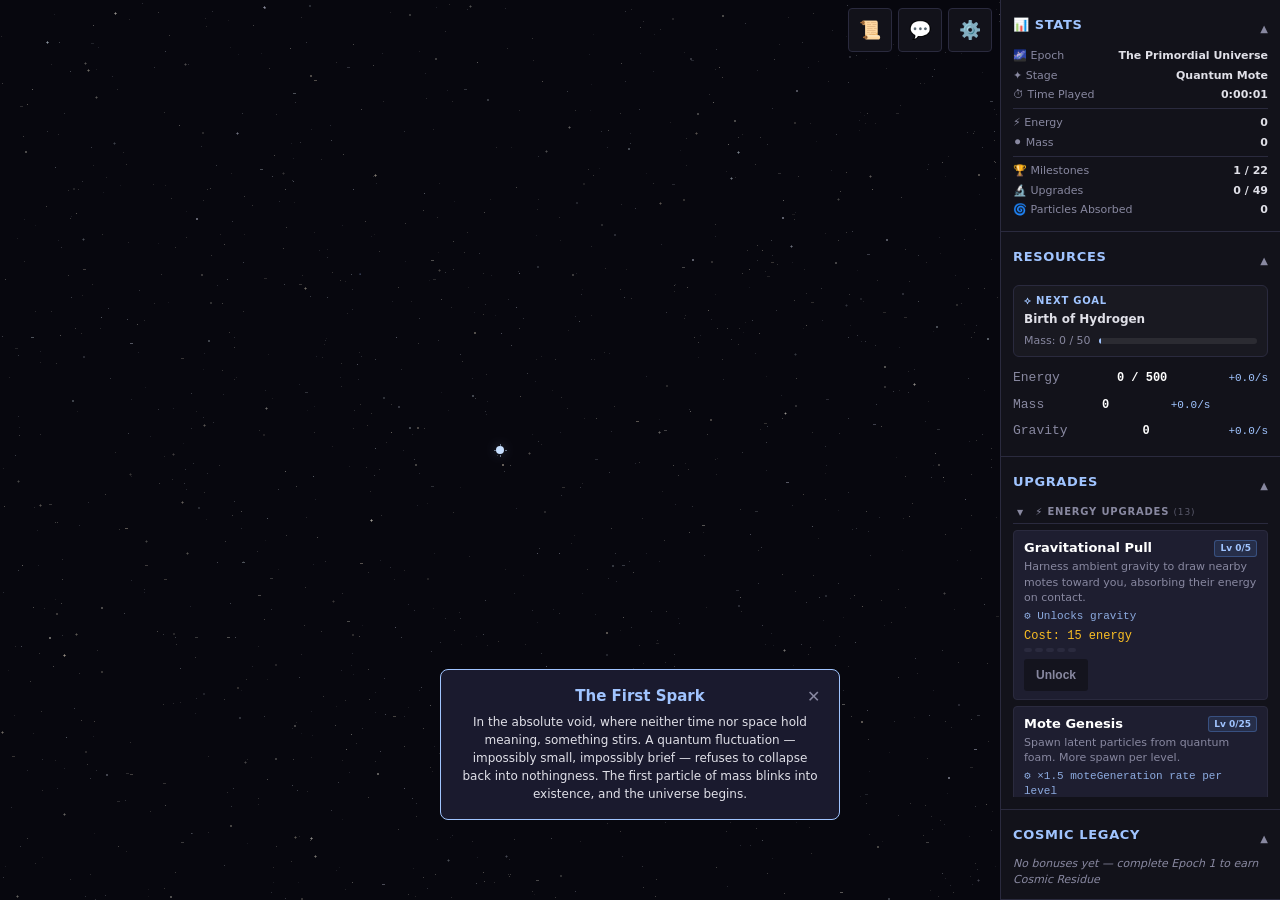
<file: index.html>
<!DOCTYPE html>
<html lang="en">
<head>
  <meta charset="UTF-8">
  <meta name="viewport" content="width=device-width, initial-scale=1.0">
  <title>Aeons: The Grand Unfolding</title>
  <link rel="icon" href="data:image/svg+xml,<svg xmlns='http://www.w3.org/2000/svg' viewBox='0 0 16 16'><text y='14' font-size='14'>✦</text></svg>">
  <link rel="stylesheet" href="style.css?v=2e4f878">
  <meta name="game-version" content="2e4f878">
  <!-- Feedback panel: public repo injected at deploy time for issue URLs -->
  <meta name="feedback-repo" content="joagwa/AeonsIdlePublic">
  <meta name="error-reporter-endpoint" content="https://aeons-error-reporter.joagwa.workers.dev">
</head>
<body>
  <div id="game-container">
    <div id="canvas-wrapper">
      <canvas id="main-canvas"></canvas>
      <canvas id="glow-canvas"></canvas>
    </div>

    <div id="ui-layer">
      <!-- Mobile drawer header (visible only on ≤768px) -->
      <div id="mobile-drawer-header">
        <span id="mobile-drawer-title">Resources</span>
        <div class="mobile-drawer-actions">
          <button id="mobile-feedback-btn" class="mobile-icon-btn" aria-label="Feedback / Bug Report">💬</button>
          <button id="mobile-settings-btn" class="mobile-icon-btn" aria-label="Settings">⚙️</button>
          <button id="mobile-drawer-close" class="mobile-icon-btn" aria-label="Collapse panel">▼</button>
        </div>
      </div>

      <!-- Stats Panel -->
      <div id="stats-panel" class="panel collapsible-panel">
        <div id="stats-panel-header" class="panel-header-collapsible">
          <h2 class="panel-title">📊 Stats</h2>
          <span class="collapse-icon">▲</span>
        </div>
        <div id="stats-body" class="panel-body-collapsible"></div>
      </div>

      <div id="resource-panel" class="panel collapsible-panel">
        <div id="resource-panel-header" class="panel-header-collapsible">
          <h2 class="panel-title">Resources</h2>
          <span class="collapse-icon">▲</span>
        </div>
        <div id="resource-body" class="panel-body-collapsible">
          <div id="goal-display" class="goal-widget hidden">
            <div class="goal-header">⟡ Next Goal</div>
            <div class="goal-title"></div>
            <div class="goal-progress-row">
              <span class="goal-label"></span>
              <div class="goal-bar-track"><div class="goal-bar-fill"></div></div>
            </div>
          </div>
          <div id="resource-list"></div>
          <div id="conversion-slider-row" class="hidden">
            <div class="conversion-label-row">
              <span class="conversion-label">Conversion Rate</span>
              <span id="conversion-pct" class="conversion-pct">100% rate</span>
            </div>
            <input type="range" id="conversion-slider" min="0" max="100" value="100" class="conversion-slider">
          </div>
        </div>
      </div>

      <div id="upgrade-panel" class="panel collapsible-panel">
        <div id="upgrade-panel-header" class="panel-header-collapsible">
          <h2 class="panel-title">Upgrades</h2>
          <span class="collapse-icon">▲</span>
        </div>
        <div id="upgrade-body" class="panel-body-collapsible">
          <div id="upgrade-list"></div>
        </div>
      </div>

      <div id="chronicle-panel" class="panel hidden">
        <h2 class="panel-title">Chronicle</h2>
        <div id="chronicle-list"></div>
      </div>

      <div id="residual-bonus-panel" class="panel collapsible-panel">
        <div id="residual-bonus-panel-header" class="panel-header-collapsible">
          <h2 class="panel-title">Cosmic Legacy</h2>
          <span class="collapse-icon">▲</span>
        </div>
        <div id="residual-bonus-body" class="panel-body-collapsible">
          <div id="bonus-list"></div>
        </div>
      </div>
    </div>

    <!-- Mobile tab bar (visible only on ≤768px) -->
    <nav id="mobile-tab-bar" aria-label="Game sections">
      <button class="mobile-tab" data-panel="stats-panel" aria-label="Stats">
        <span class="mobile-tab-icon">📊</span>
        <span class="mobile-tab-label">Stats</span>
      </button>
      <button class="mobile-tab" data-panel="resource-panel" aria-label="Resources">
        <span class="mobile-tab-icon">⚡</span>
        <span class="mobile-tab-label">Resources</span>
      </button>
      <button class="mobile-tab" data-panel="upgrade-panel" aria-label="Upgrades">
        <span class="mobile-tab-icon">🔬</span>
        <span class="mobile-tab-label">Upgrades</span>
      </button>
      <button class="mobile-tab" data-panel="chronicle-panel" aria-label="Chronicle">
        <span class="mobile-tab-icon">📜</span>
        <span class="mobile-tab-label">Chronicle</span>
      </button>
      <button class="mobile-tab" data-panel="residual-bonus-panel" aria-label="Legacy">
        <span class="mobile-tab-icon">✨</span>
        <span class="mobile-tab-label">Legacy</span>
      </button>
    </nav>

    <div id="toolbar">
      <button id="chronicle-toggle" class="toolbar-btn" title="Chronicle">📜</button>
      <button id="feedback-open-btn" class="toolbar-btn" title="Feedback / Bug Report">💬</button>
      <button id="settings-toggle" class="toolbar-btn" title="Settings">⚙️</button>
    </div>

    <div id="settings-modal" class="modal hidden">
      <div class="modal-content">
        <h2>Settings</h2>
        <div id="settings-body"></div>
        <button id="settings-close" class="modal-close">✕</button>
      </div>
    </div>

    <!-- Feedback / Bug Report modal -->
    <div id="feedback-modal" class="modal hidden" aria-modal="true" aria-label="Feedback">
      <div class="modal-content feedback-modal-content">
        <button id="feedback-close" class="modal-close" aria-label="Close">✕</button>
        <h2>💬 Feedback &amp; Bug Reports</h2>
        <p class="feedback-intro">Help improve <em>Aeons</em>! Your game state is captured automatically.</p>

        <div class="feedback-form">
          <label class="feedback-label" for="feedback-type">Type</label>
          <select id="feedback-type" class="feedback-select">
            <option value="bug">🐛 Bug Report</option>
            <option value="feature">✨ Feature Request</option>
            <option value="feedback">💬 General Feedback</option>
          </select>

          <label class="feedback-label" for="feedback-title">Title <span class="feedback-required">*</span></label>
          <input id="feedback-title" class="feedback-input" type="text" maxlength="120"
                 placeholder="Short summary of your report…">

          <label class="feedback-label" for="feedback-body">Description <span class="feedback-required">*</span></label>
          <textarea id="feedback-body" class="feedback-textarea" rows="5"
                    placeholder="Describe what happened, what you expected, or what you'd like to see…"></textarea>

          <details class="feedback-context-details">
            <summary>📊 Attached game state <span id="feedback-context-preview" class="feedback-context-preview"></span></summary>
            <p class="feedback-context-note">Resource values, upgrade levels, and recent warnings are included automatically to help diagnose issues.</p>
          </details>

          <div id="feedback-status" class="feedback-status" hidden></div>

          <button id="feedback-submit" class="feedback-submit-btn">Submit</button>
          <p class="feedback-footer">Issues are posted to the public tracker where you can follow progress.</p>
        </div>
      </div>
    </div>

    <div id="milestone-notification-area"></div>
    <div id="offline-progress-modal" class="modal hidden"></div>
    <div id="reset-notice-modal" class="modal hidden"></div>
    <div id="epoch-transition-overlay" class="overlay hidden"></div>
    <div id="update-banner" class="banner hidden"></div>
    <div id="tab-conflict-banner" class="banner hidden"></div>
    <div id="save-error-banner" class="banner hidden"></div>
  </div>

  <script type="module" src="js/main.js?v=2e4f878"></script>
</body>
</html>
</file>
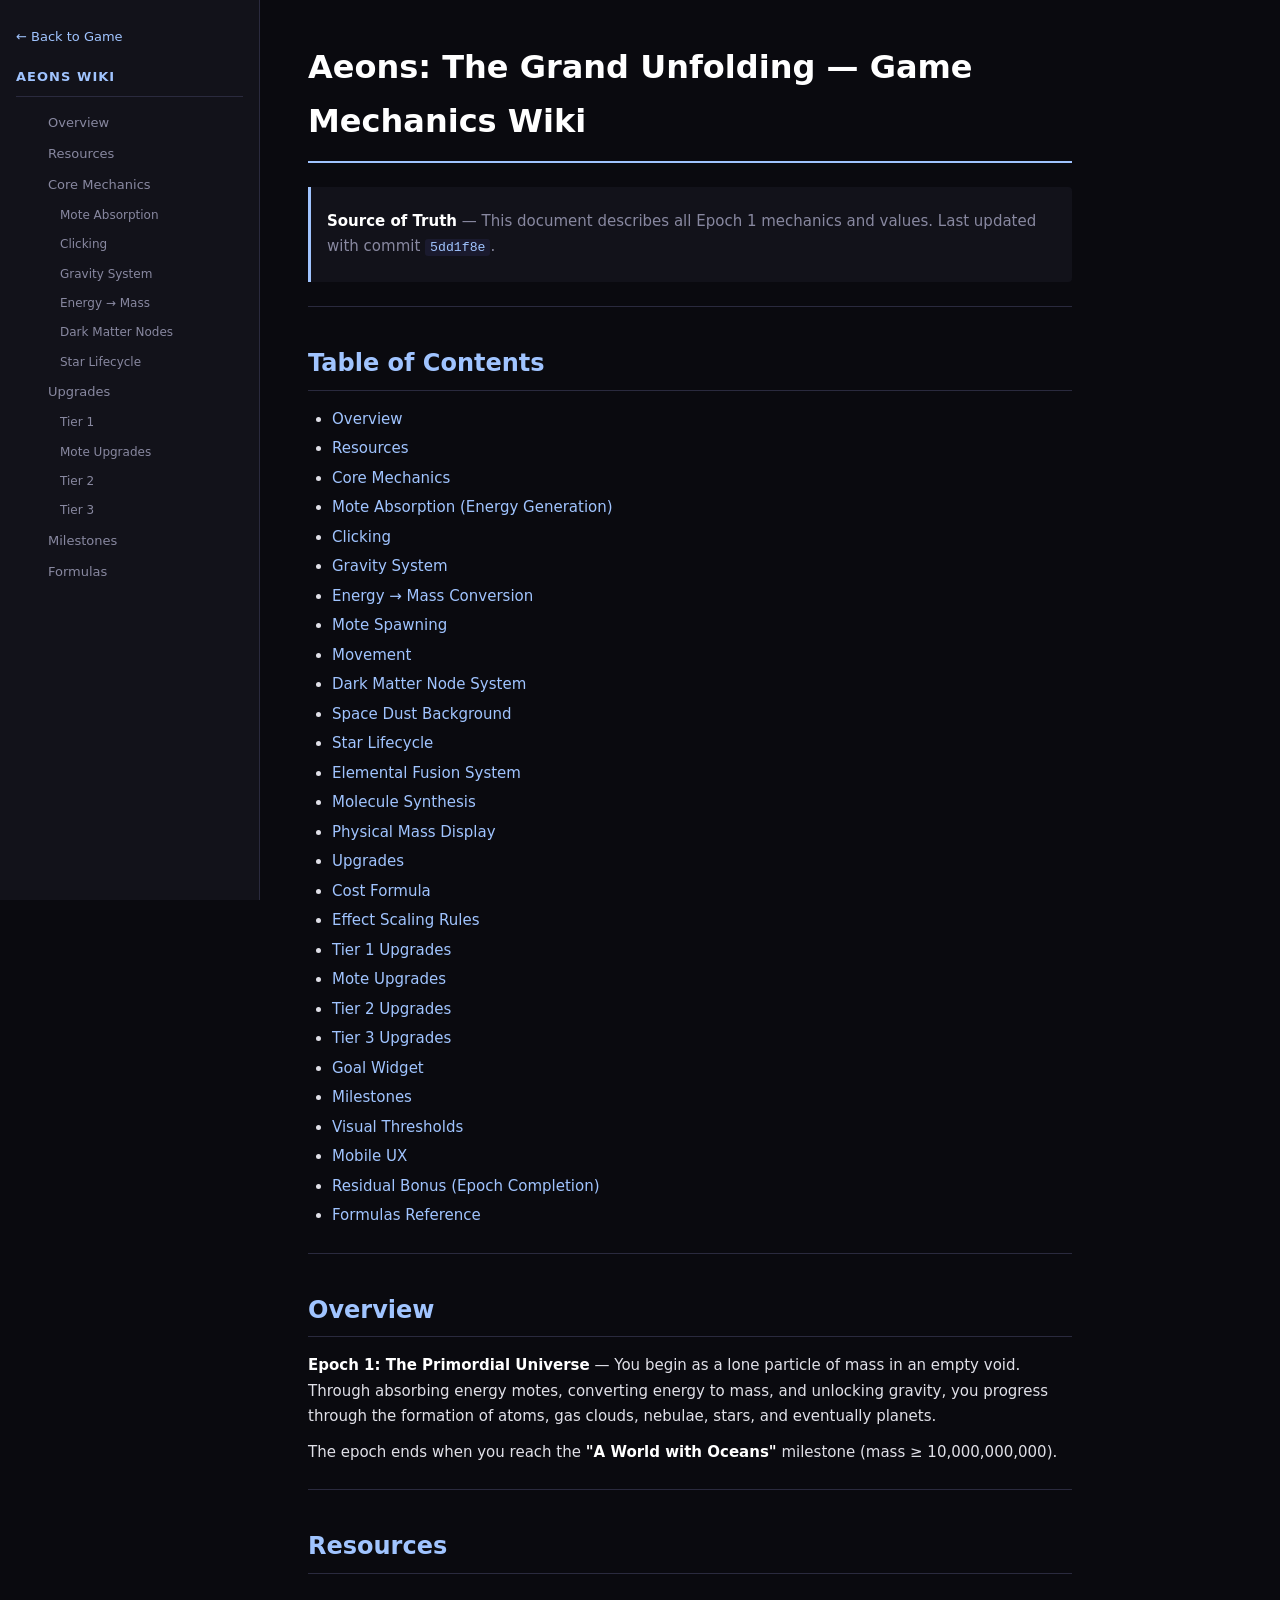
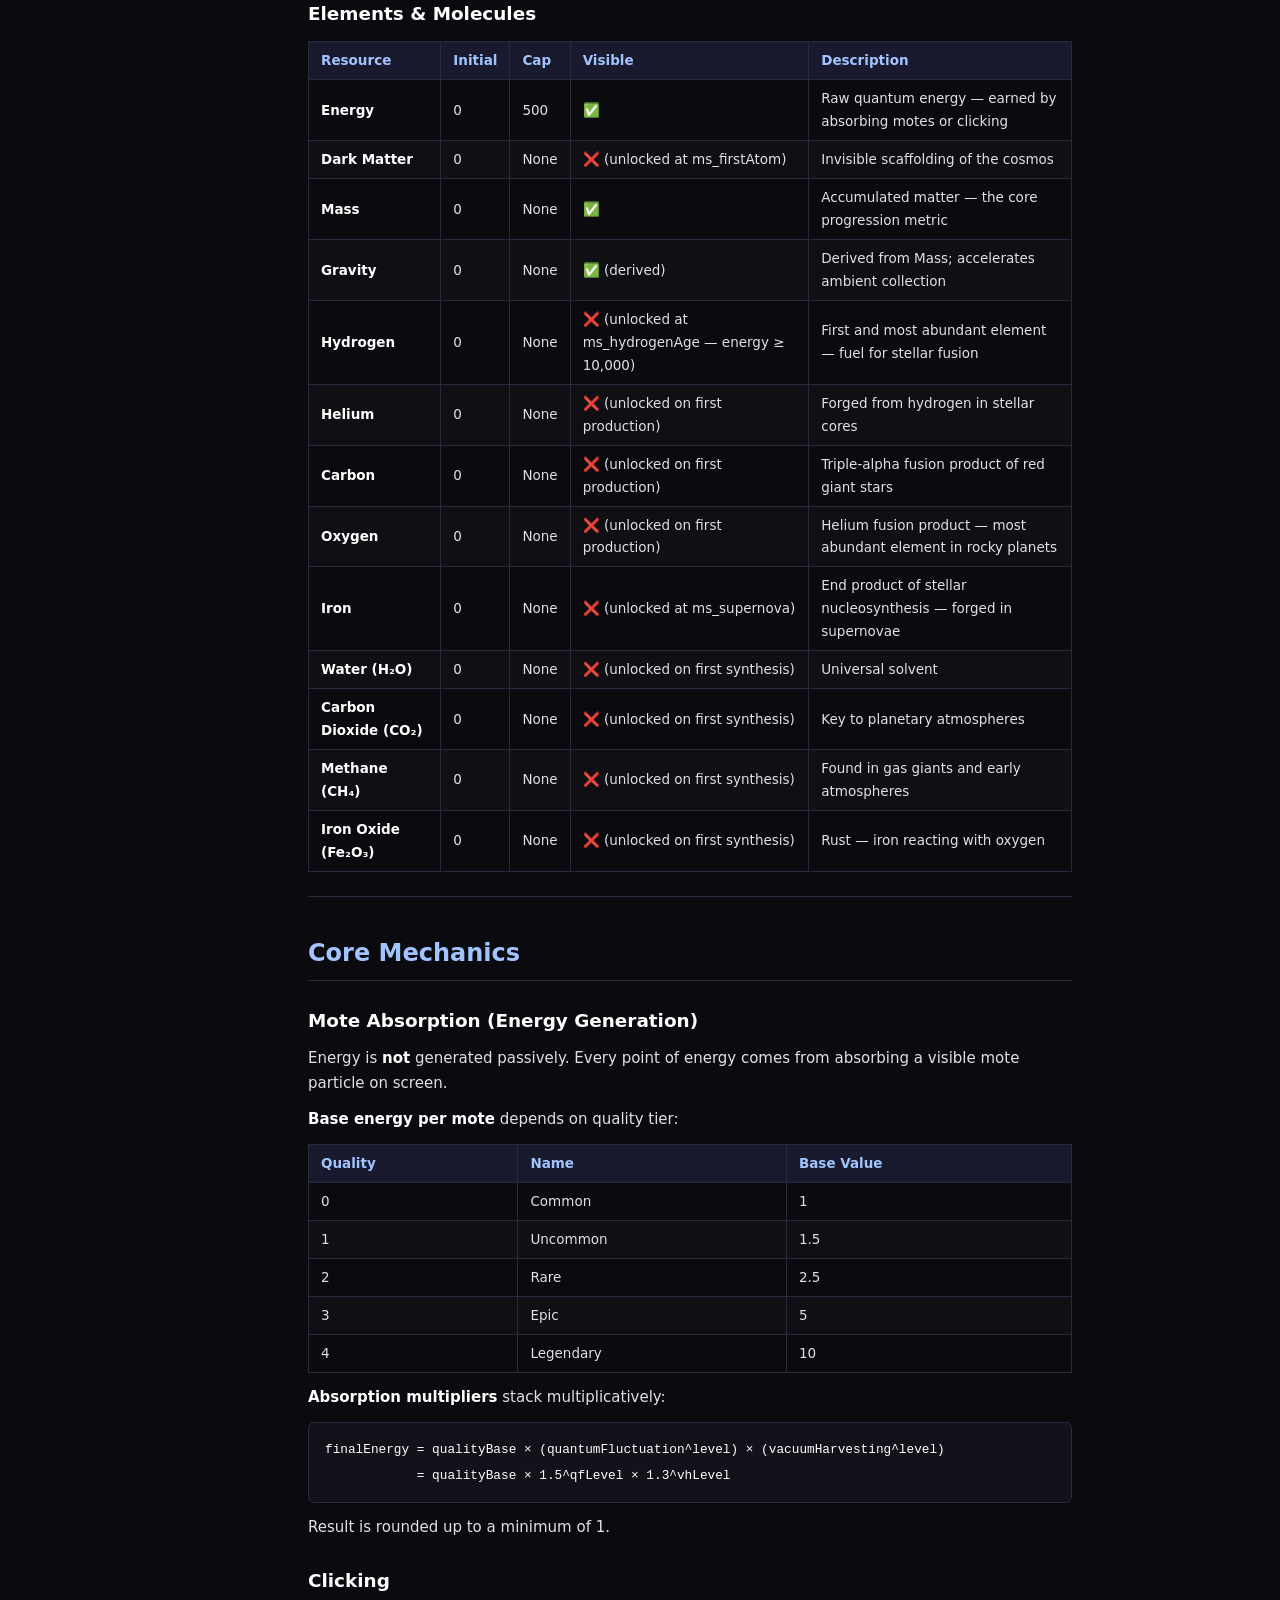
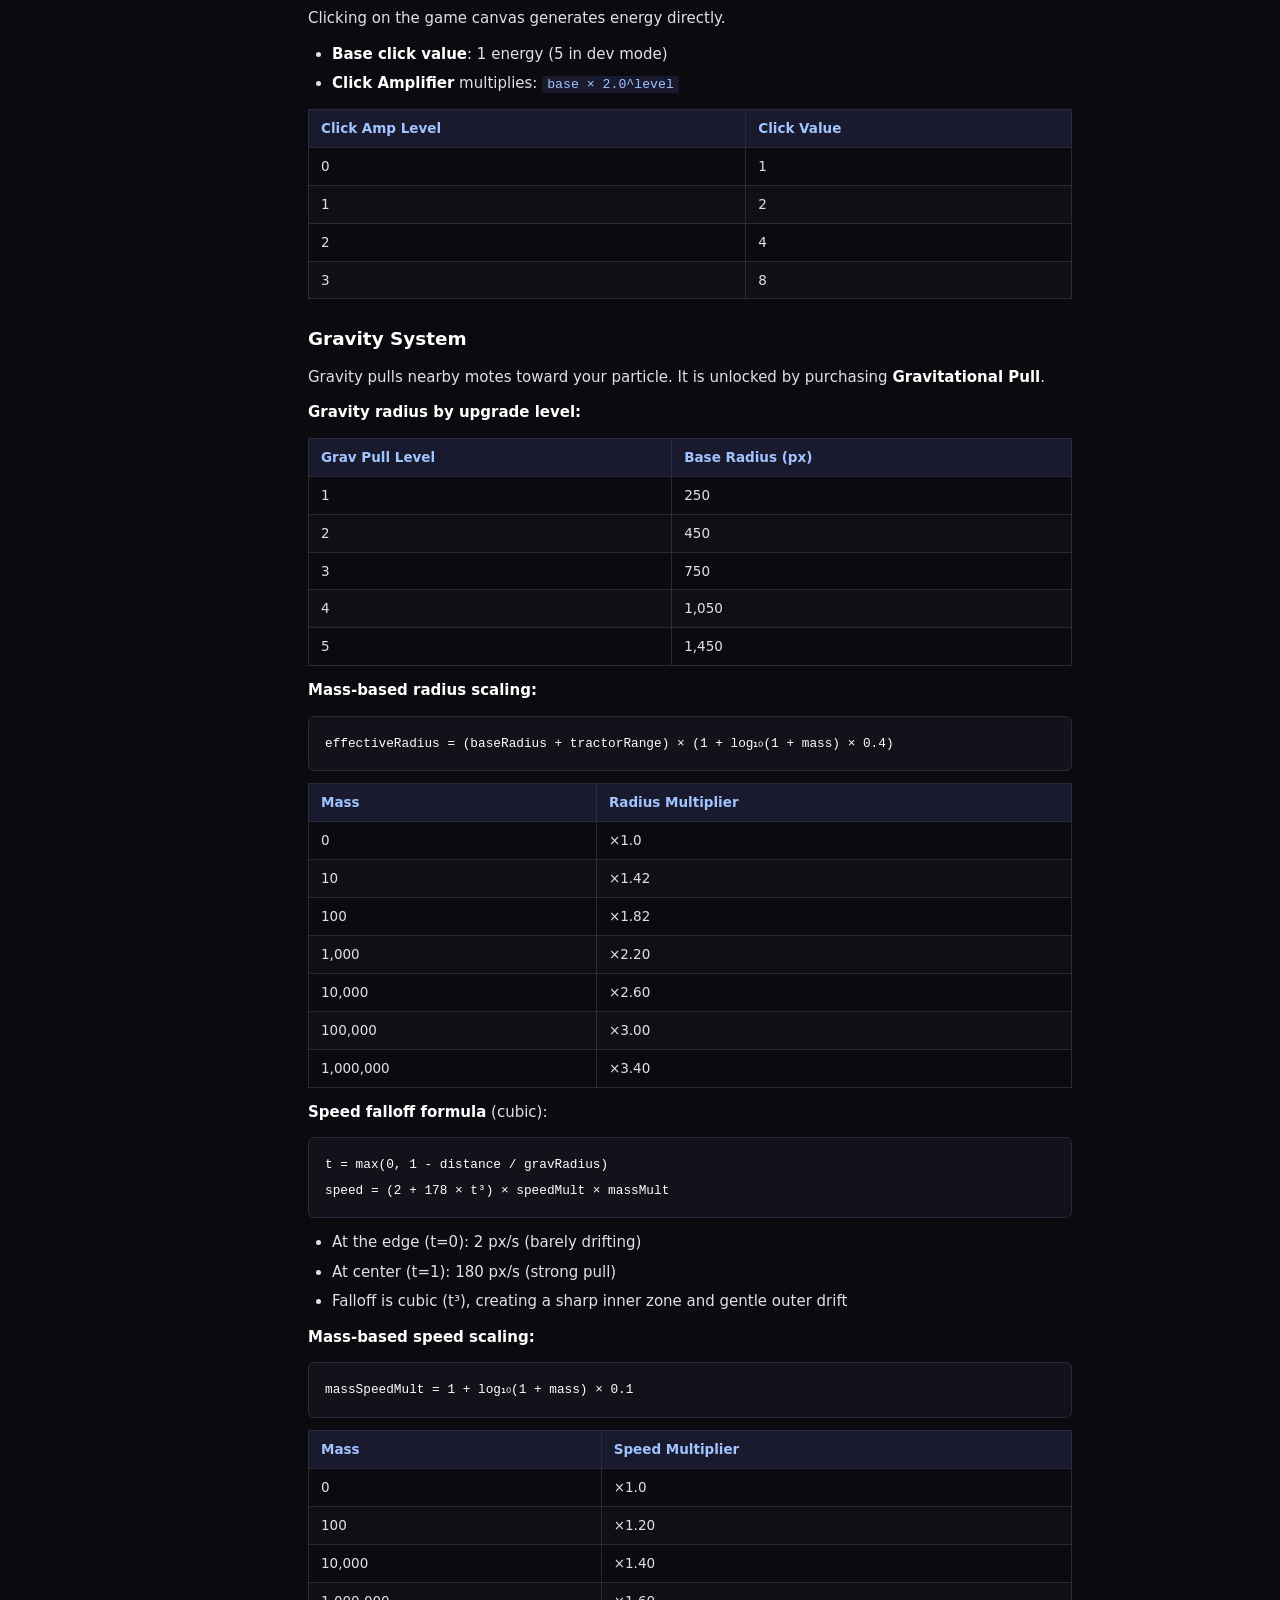
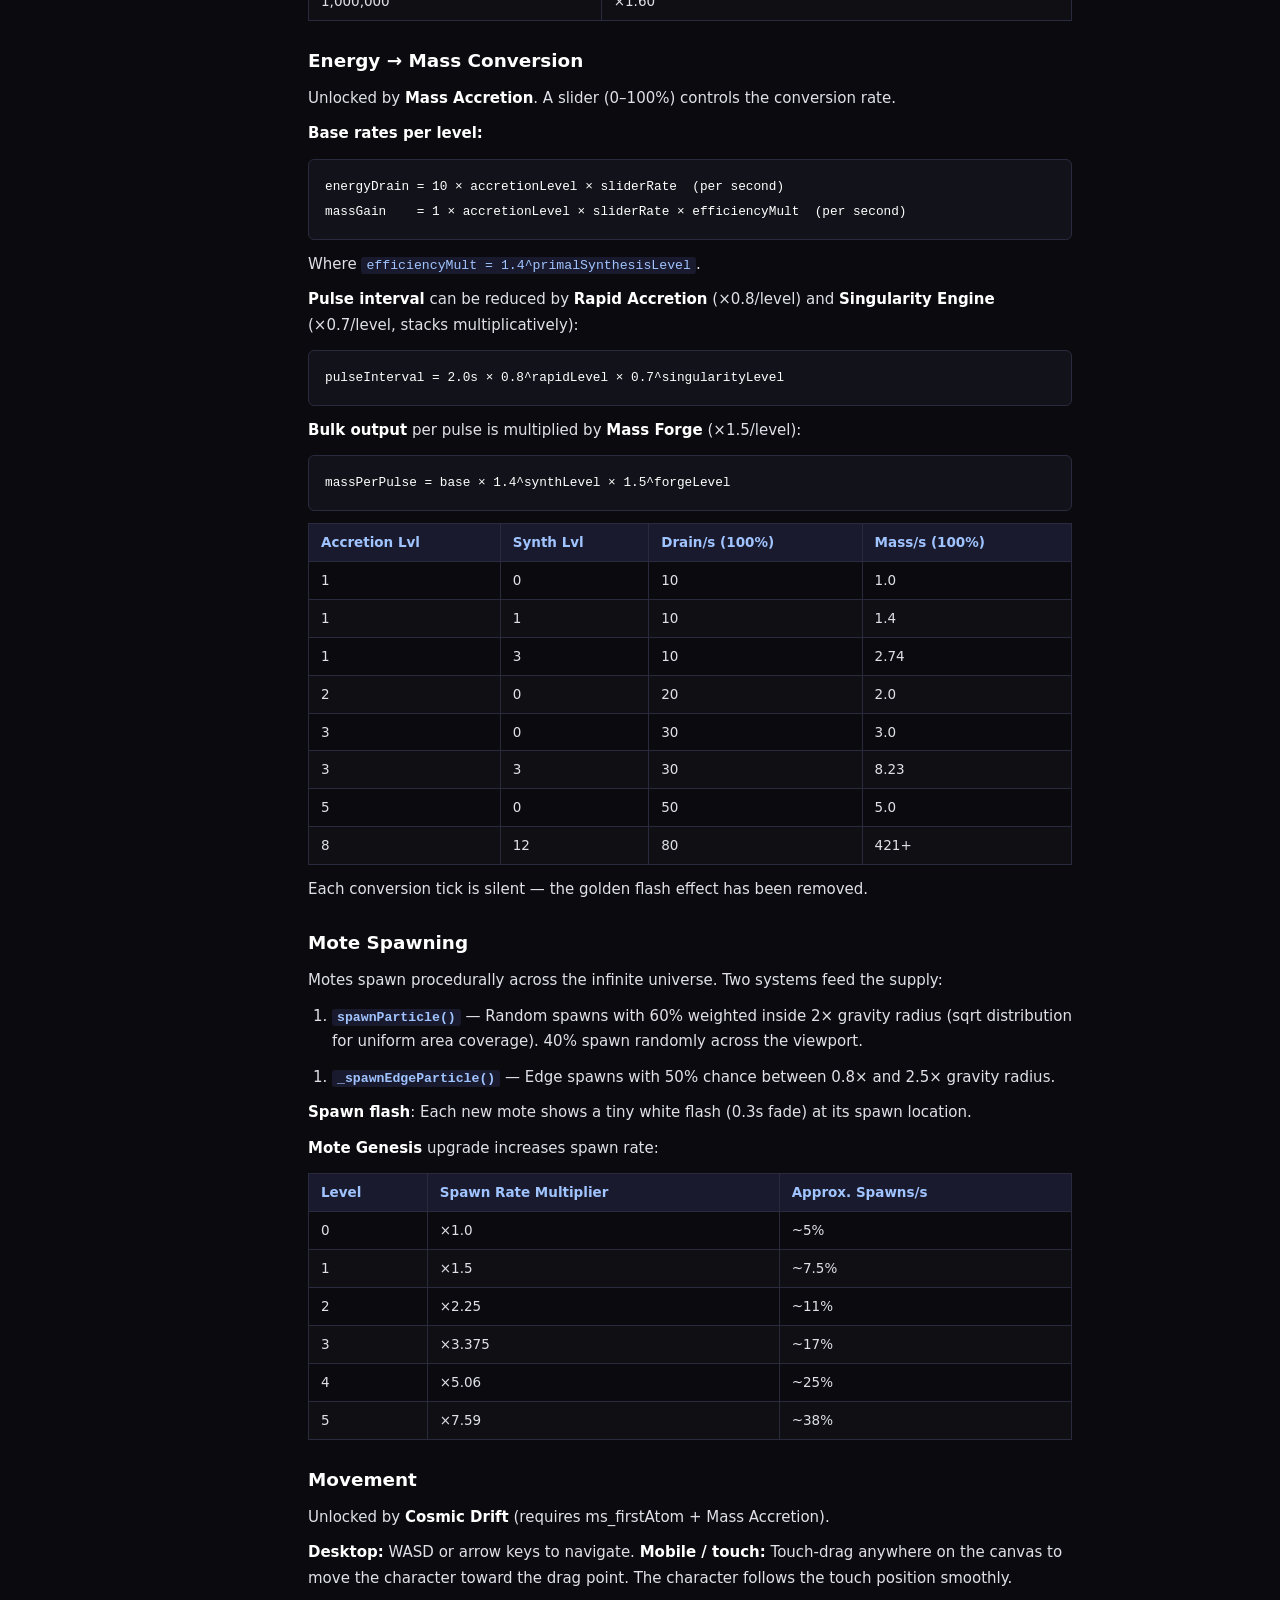
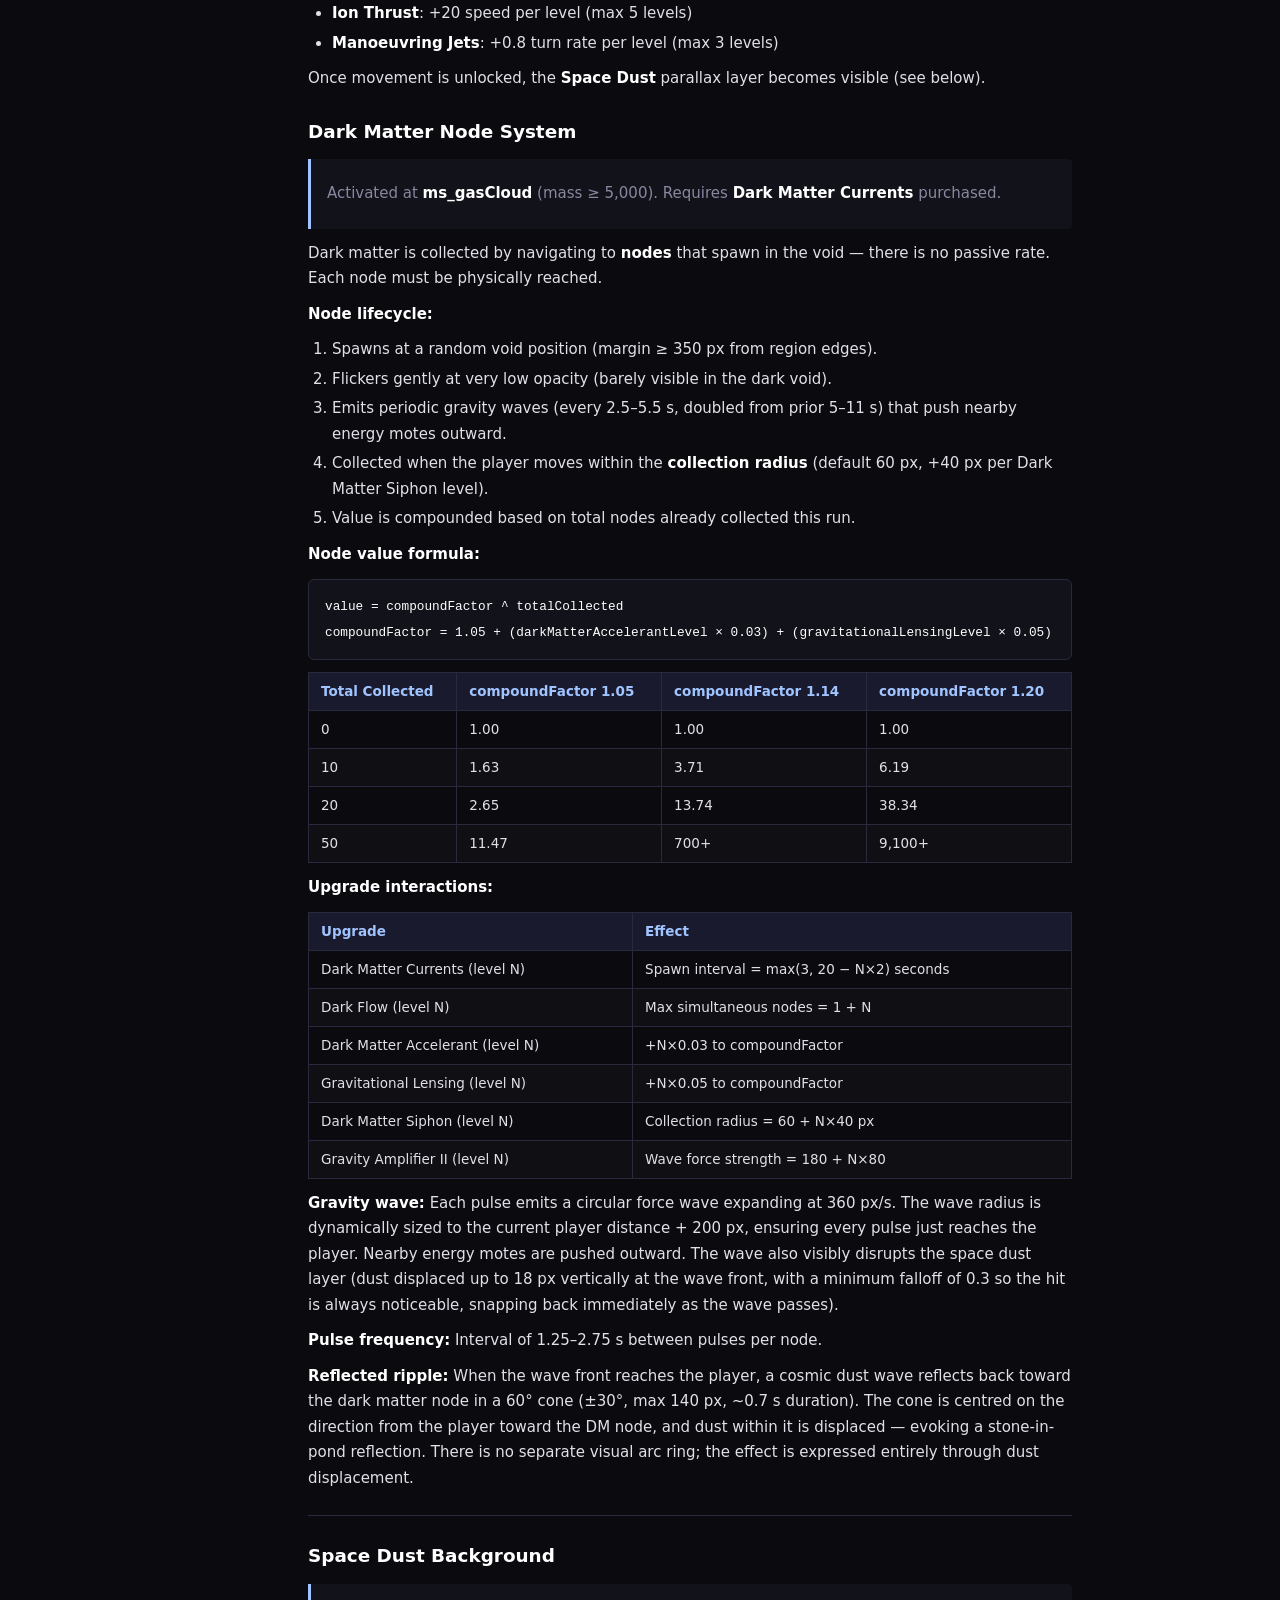
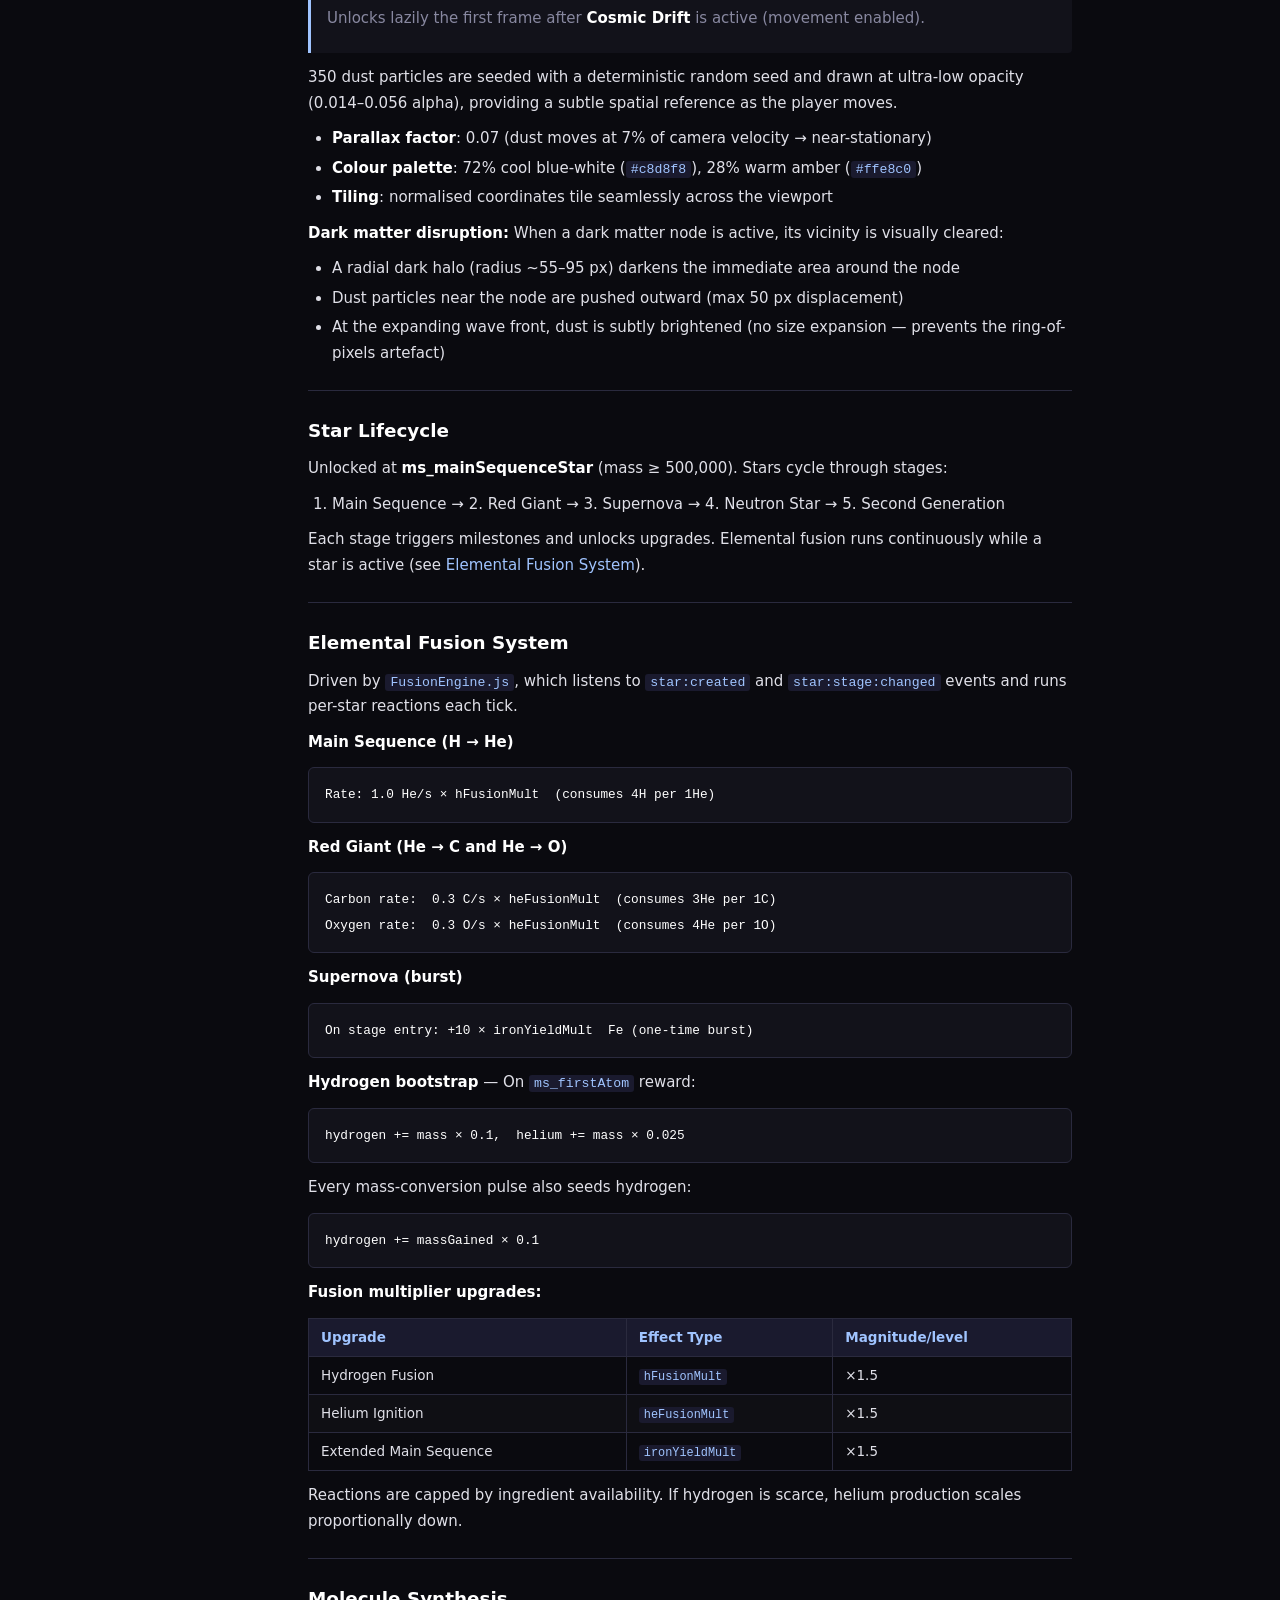
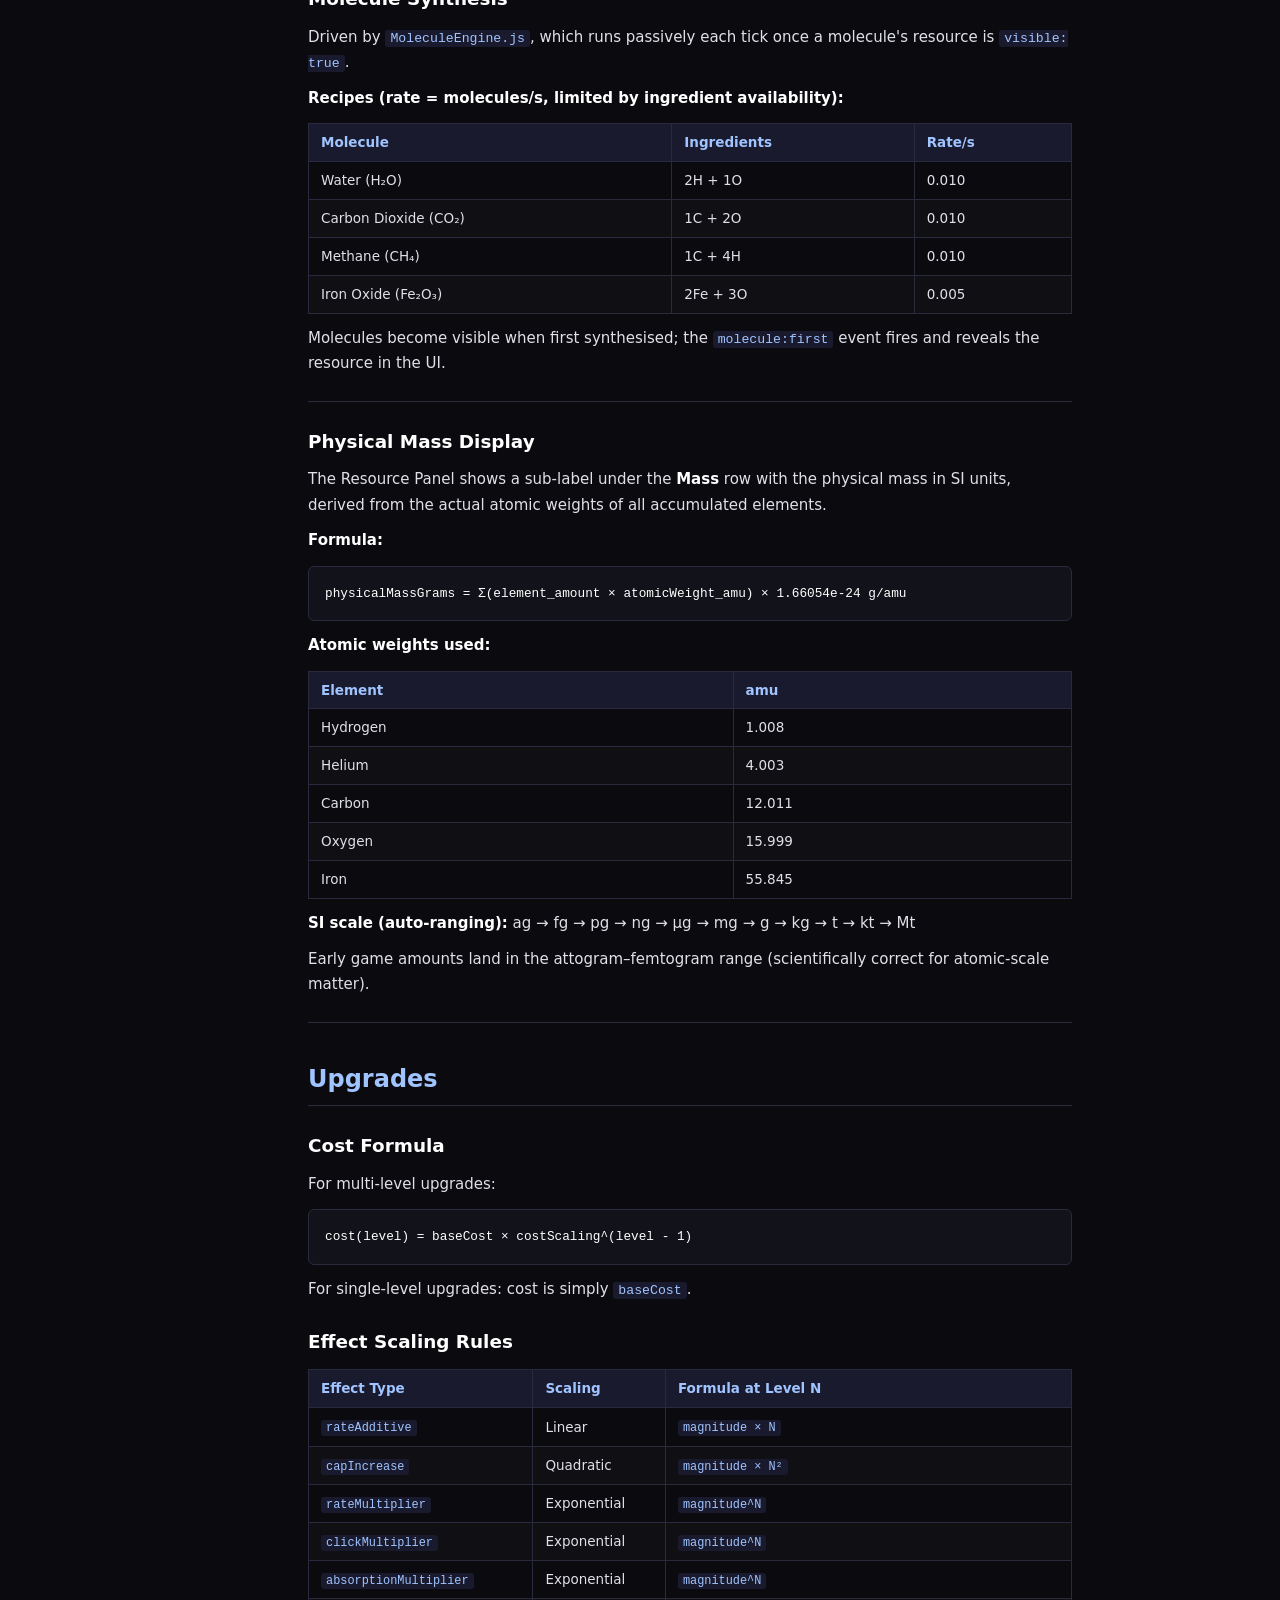
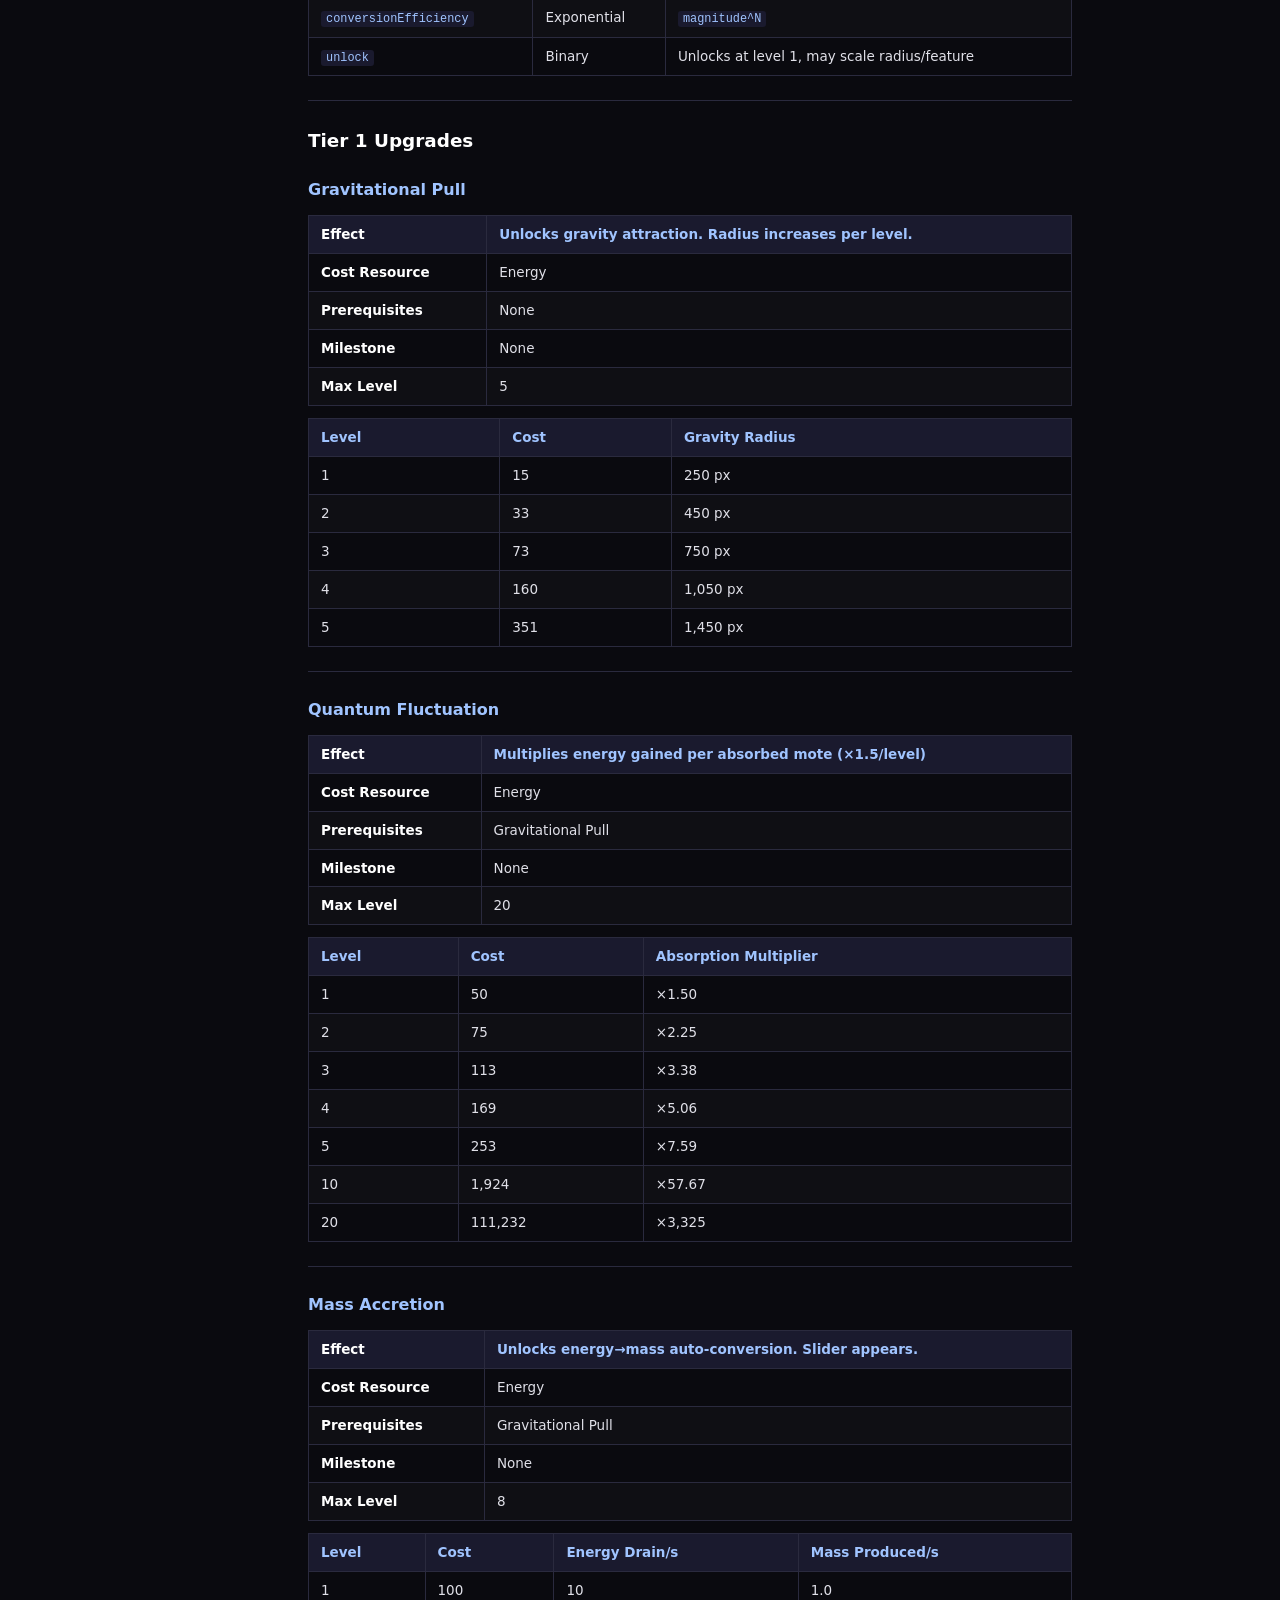
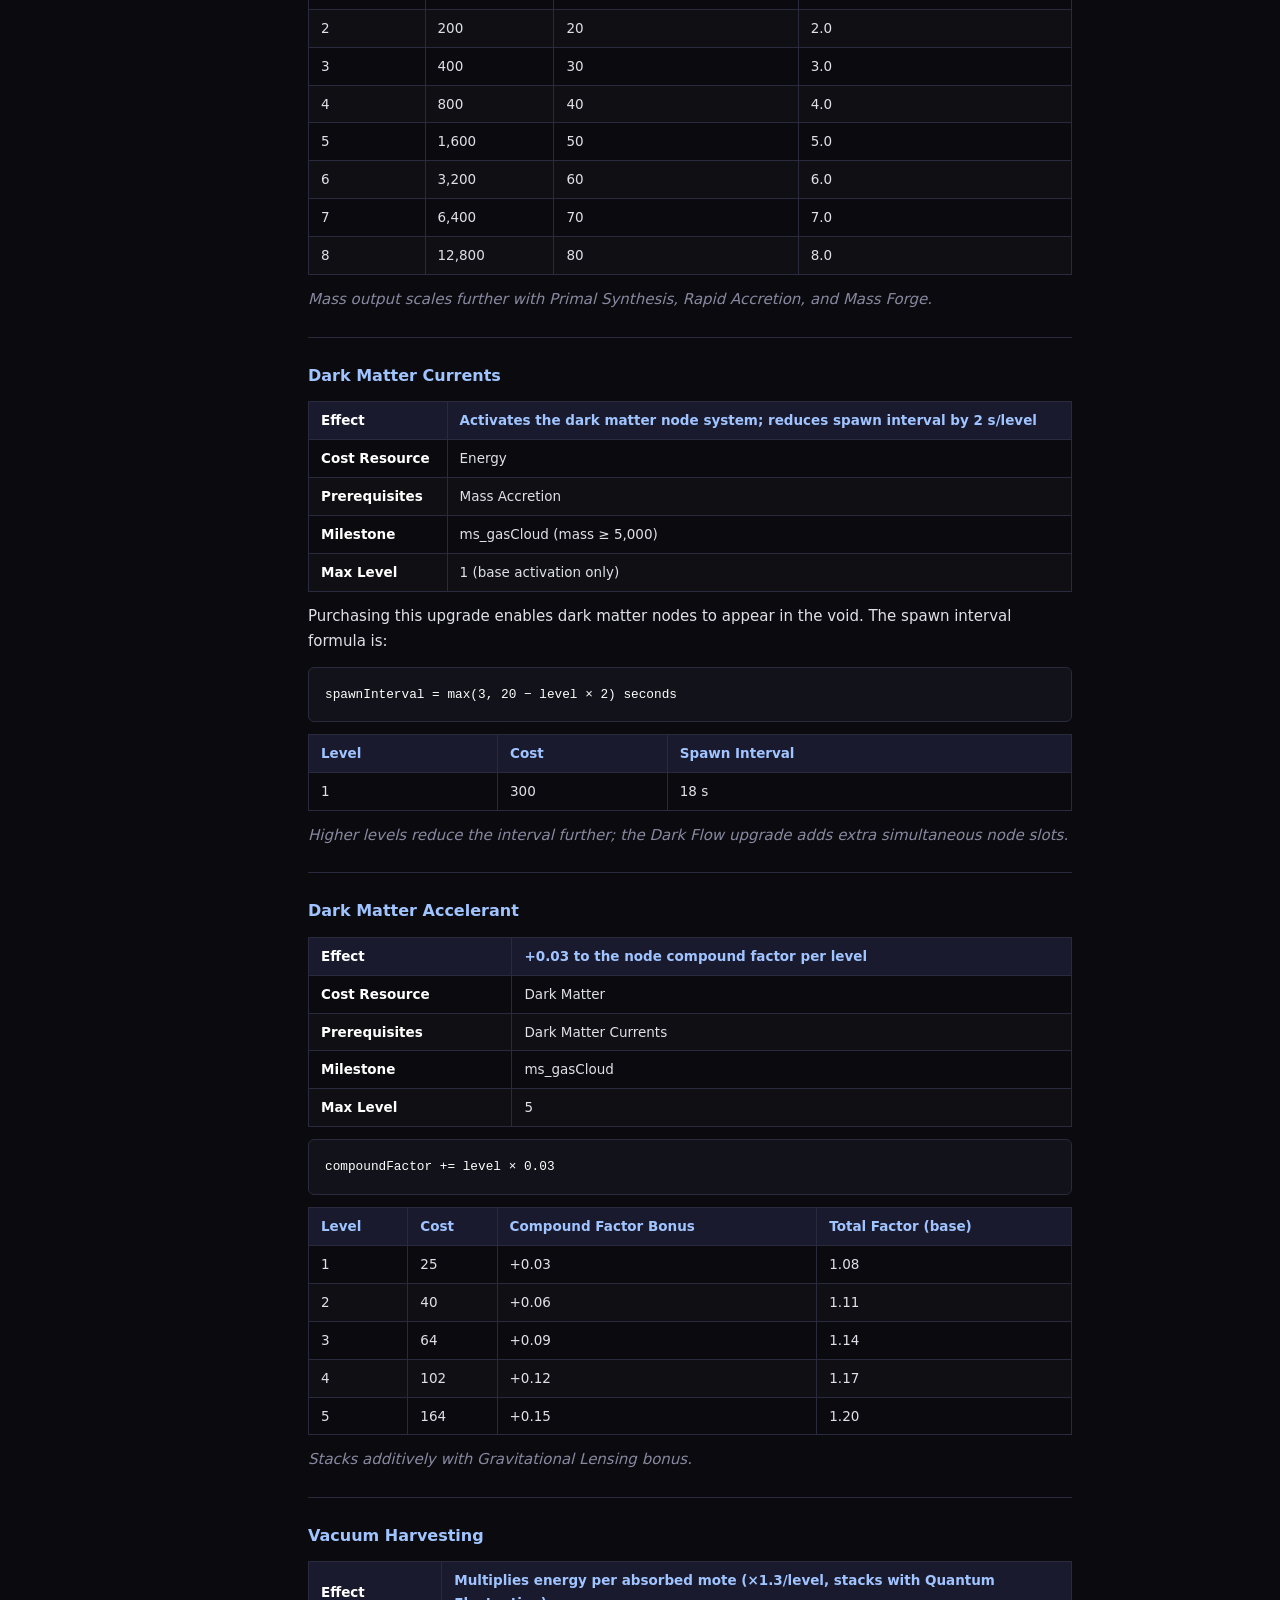
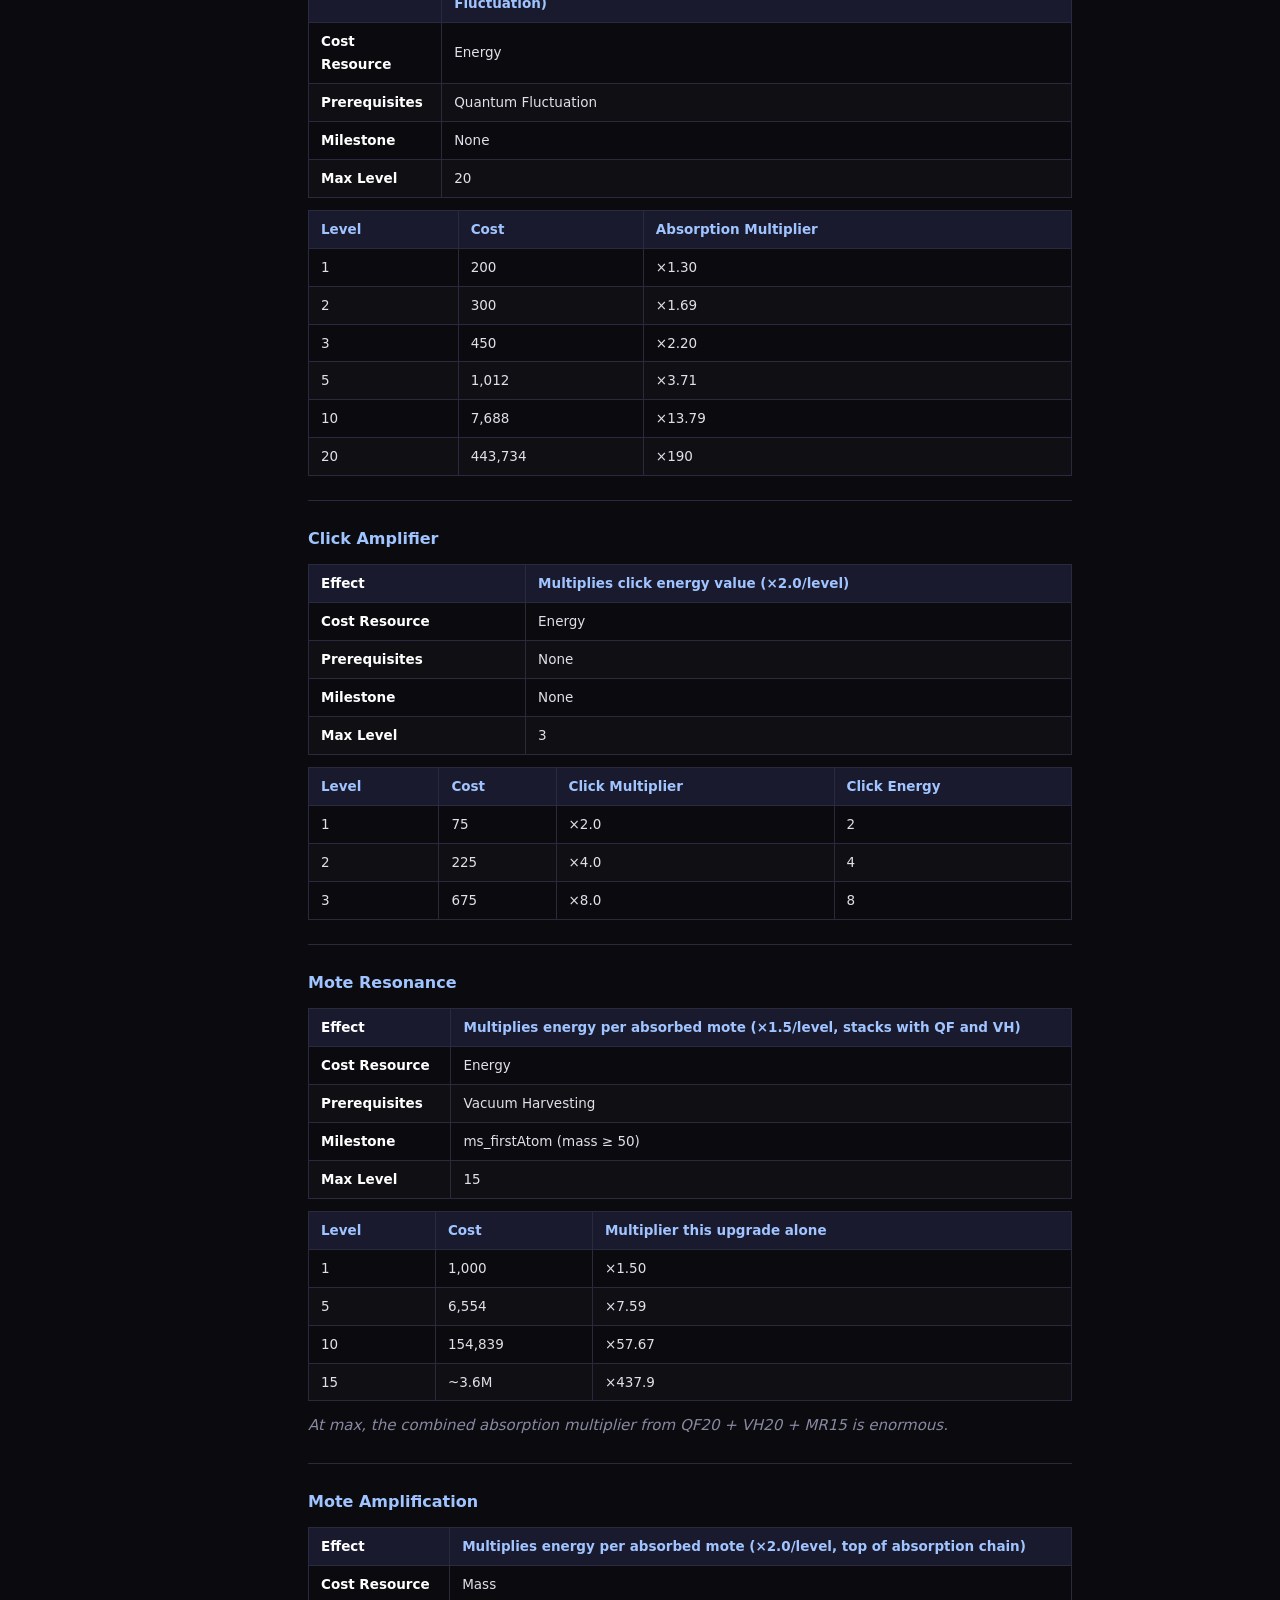
<file: wiki.html>
<!DOCTYPE html>
<html lang="en">
<head>
  <meta charset="UTF-8">
  <meta name="viewport" content="width=device-width, initial-scale=1.0">
  <title>Aeons: The Grand Unfolding — Game Wiki</title>
  <style>
    :root {
      --bg: #0a0a0f;
      --bg-panel: #12121a;
      --bg-panel-alt: #1a1a2e;
      --accent: #a0c4ff;
      --accent2: #ffffff;
      --text: #e0e0e8;
      --text-dim: #8888a0;
      --text-bright: #ffffff;
      --border: #2a2a3e;
      --success: #4ade80;
      --warning: #fbbf24;
      --danger: #f87171;
      --font-mono: 'Courier New', Courier, monospace;
      --font-main: system-ui, -apple-system, 'Segoe UI', sans-serif;
    }
    * { box-sizing: border-box; margin: 0; padding: 0; }
    body {
      background: var(--bg);
      color: var(--text);
      font-family: var(--font-main);
      font-size: 15px;
      line-height: 1.7;
    }
    a { color: var(--accent); text-decoration: none; }
    a:hover { text-decoration: underline; color: var(--accent2); }

    /* ── Layout ── */
    .page-wrapper {
      display: flex;
      min-height: 100vh;
    }
    nav#sidebar {
      width: 260px;
      flex-shrink: 0;
      background: var(--bg-panel);
      border-right: 1px solid var(--border);
      padding: 24px 16px;
      position: sticky;
      top: 0;
      height: 100vh;
      overflow-y: auto;
    }
    nav#sidebar .nav-title {
      font-size: 13px;
      font-weight: 700;
      color: var(--accent);
      letter-spacing: 0.08em;
      text-transform: uppercase;
      margin-bottom: 12px;
      padding-bottom: 8px;
      border-bottom: 1px solid var(--border);
    }
    nav#sidebar ul { list-style: none; }
    nav#sidebar > ul { padding-left: 0; }
    nav#sidebar ul li { margin: 3px 0; }
    nav#sidebar ul li a {
      display: block;
      padding: 3px 8px;
      border-radius: 4px;
      color: var(--text-dim);
      font-size: 13px;
      transition: color 0.15s, background 0.15s;
    }
    nav#sidebar ul li a:hover { color: var(--text); background: var(--bg-panel-alt); text-decoration: none; }
    nav#sidebar ul li.indent a { padding-left: 20px; font-size: 12px; }
    nav#sidebar .nav-back {
      margin-bottom: 16px;
    }
    nav#sidebar .nav-back a {
      font-size: 13px;
      color: var(--accent);
    }

    main {
      flex: 1;
      max-width: 860px;
      padding: 40px 48px;
      min-width: 0;
    }

    /* ── Headings ── */
    h1 {
      font-size: 2rem;
      color: var(--accent2);
      border-bottom: 2px solid var(--accent);
      padding-bottom: 12px;
      margin-bottom: 24px;
    }
    h2 {
      font-size: 1.5rem;
      color: var(--accent);
      border-bottom: 1px solid var(--border);
      padding-bottom: 6px;
      margin: 36px 0 16px;
    }
    h3 {
      font-size: 1.15rem;
      color: var(--text-bright);
      margin: 24px 0 10px;
    }
    h4 {
      font-size: 1rem;
      color: var(--accent);
      margin: 20px 0 8px;
    }
    h5, h6 {
      font-size: 0.9rem;
      color: var(--text-dim);
      margin: 16px 0 6px;
    }

    /* ── Paragraphs & text ── */
    p { margin: 10px 0; }
    strong { color: var(--text-bright); }
    em { color: var(--text-dim); font-style: italic; }

    /* ── Horizontal rule ── */
    hr {
      border: none;
      border-top: 1px solid var(--border);
      margin: 24px 0;
    }

    /* ── Code ── */
    code {
      background: var(--bg-panel-alt);
      color: var(--accent);
      padding: 1px 5px;
      border-radius: 3px;
      font-family: var(--font-mono);
      font-size: 0.88em;
    }
    pre {
      background: var(--bg-panel);
      border: 1px solid var(--border);
      border-radius: 6px;
      padding: 14px 16px;
      overflow-x: auto;
      margin: 12px 0;
    }
    pre code {
      background: none;
      padding: 0;
      color: var(--accent2);
      font-size: 0.85em;
    }

    /* ── Tables ── */
    .table-wrapper {
      overflow-x: auto;
      margin: 12px 0;
    }
    table {
      border-collapse: collapse;
      width: 100%;
      font-size: 0.9em;
    }
    th, td {
      border: 1px solid var(--border);
      padding: 7px 12px;
      text-align: left;
    }
    th {
      background: var(--bg-panel-alt);
      color: var(--accent);
      font-weight: 600;
    }
    tr:nth-child(even) td { background: rgba(255,255,255,0.02); }

    /* ── Lists ── */
    ul, ol {
      margin: 10px 0 10px 24px;
    }
    li { margin: 4px 0; }

    /* ── Blockquotes ── */
    blockquote {
      border-left: 3px solid var(--accent);
      background: var(--bg-panel);
      padding: 12px 16px;
      margin: 12px 0;
      border-radius: 0 4px 4px 0;
      color: var(--text-dim);
    }
    blockquote strong { color: var(--accent2); }

    /* ── Mobile ── */
    @media (max-width: 768px) {
      nav#sidebar { display: none; }
      main { padding: 20px 16px; }
      h1 { font-size: 1.5rem; }
    }
  </style>
</head>
<body>
<div class="page-wrapper">
  <nav id="sidebar">
    <div class="nav-back"><a href="./index.html">← Back to Game</a></div>
    <div class="nav-title">Aeons Wiki</div>
    <ul>
      <li><a href="#overview">Overview</a></li>
      <li><a href="#resources">Resources</a></li>
      <li><a href="#core-mechanics">Core Mechanics</a></li>
      <li class="indent"><a href="#mote-absorption-energy-generation">Mote Absorption</a></li>
      <li class="indent"><a href="#clicking">Clicking</a></li>
      <li class="indent"><a href="#gravity-system">Gravity System</a></li>
      <li class="indent"><a href="#energy--mass-conversion">Energy → Mass</a></li>
      <li class="indent"><a href="#dark-matter-node-system">Dark Matter Nodes</a></li>
      <li class="indent"><a href="#star-lifecycle">Star Lifecycle</a></li>
      <li><a href="#upgrades">Upgrades</a></li>
      <li class="indent"><a href="#tier-1-upgrades">Tier 1</a></li>
      <li class="indent"><a href="#mote-upgrades">Mote Upgrades</a></li>
      <li class="indent"><a href="#tier-2-upgrades">Tier 2</a></li>
      <li class="indent"><a href="#tier-3-upgrades">Tier 3</a></li>
      <li><a href="#milestones">Milestones</a></li>
      <li><a href="#formulas-reference">Formulas</a></li>
    </ul>
  </nav>
  <main>
    <h1 id="aeons-the-grand-unfolding-game-mechanics-wiki">Aeons: The Grand Unfolding — Game Mechanics Wiki</h1>
<blockquote>
<p><strong>Source of Truth</strong> — This document describes all Epoch 1 mechanics and values.
Last updated with commit <code>5dd1f8e</code>.</p>
</blockquote>
<hr>
<h2 id="table-of-contents">Table of Contents</h2>
<ul>
<li><a href="#overview">Overview</a></li>
<li><a href="#resources">Resources</a></li>
<li><a href="#core-mechanics">Core Mechanics</a></li>
<li><a href="#mote-absorption-energy-generation">Mote Absorption (Energy Generation)</a></li>
<li><a href="#clicking">Clicking</a></li>
<li><a href="#gravity-system">Gravity System</a></li>
<li><a href="#energy--mass-conversion">Energy → Mass Conversion</a></li>
<li><a href="#mote-spawning">Mote Spawning</a></li>
<li><a href="#movement">Movement</a></li>
<li><a href="#dark-matter-node-system">Dark Matter Node System</a></li>
<li><a href="#space-dust-background">Space Dust Background</a></li>
<li><a href="#star-lifecycle">Star Lifecycle</a></li>
<li><a href="#elemental-fusion-system">Elemental Fusion System</a></li>
<li><a href="#molecule-synthesis">Molecule Synthesis</a></li>
<li><a href="#physical-mass-display">Physical Mass Display</a></li>
<li><a href="#upgrades">Upgrades</a></li>
<li><a href="#cost-formula">Cost Formula</a></li>
<li><a href="#effect-scaling-rules">Effect Scaling Rules</a></li>
<li><a href="#tier-1-upgrades">Tier 1 Upgrades</a></li>
<li><a href="#mote-upgrades">Mote Upgrades</a></li>
<li><a href="#tier-2-upgrades">Tier 2 Upgrades</a></li>
<li><a href="#tier-3-upgrades">Tier 3 Upgrades</a></li>
<li><a href="#goal-widget">Goal Widget</a></li>
<li><a href="#milestones">Milestones</a></li>
<li><a href="#visual-thresholds">Visual Thresholds</a></li>
<li><a href="#mobile-ux">Mobile UX</a></li>
<li><a href="#residual-bonus-epoch-completion">Residual Bonus (Epoch Completion)</a></li>
<li><a href="#formulas-reference">Formulas Reference</a></li>
</ul>
<hr>
<h2 id="overview">Overview</h2>
<p><strong>Epoch 1: The Primordial Universe</strong> — You begin as a lone particle of mass in an empty void. Through absorbing energy motes, converting energy to mass, and unlocking gravity, you progress through the formation of atoms, gas clouds, nebulae, stars, and eventually planets.</p>
<p>The epoch ends when you reach the <strong>"A World with Oceans"</strong> milestone (mass ≥ 10,000,000,000).</p>
<hr>
<h2 id="resources">Resources</h2>
<h3 id="elements-molecules">Elements &amp; Molecules</h3>
<div class="table-wrapper"><table>
<thead><tr><th>Resource</th><th>Initial</th><th>Cap</th><th>Visible</th><th>Description</th></tr></thead>
<tbody>
<tr><td><strong>Energy</strong></td><td>0</td><td>500</td><td>✅</td><td>Raw quantum energy — earned by absorbing motes or clicking</td></tr>
<tr><td><strong>Dark Matter</strong></td><td>0</td><td>None</td><td>❌ (unlocked at ms_firstAtom)</td><td>Invisible scaffolding of the cosmos</td></tr>
<tr><td><strong>Mass</strong></td><td>0</td><td>None</td><td>✅</td><td>Accumulated matter — the core progression metric</td></tr>
<tr><td><strong>Gravity</strong></td><td>0</td><td>None</td><td>✅ (derived)</td><td>Derived from Mass; accelerates ambient collection</td></tr>
<tr><td><strong>Hydrogen</strong></td><td>0</td><td>None</td><td>❌ (unlocked at ms_hydrogenAge — energy ≥ 10,000)</td><td>First and most abundant element — fuel for stellar fusion</td></tr>
<tr><td><strong>Helium</strong></td><td>0</td><td>None</td><td>❌ (unlocked on first production)</td><td>Forged from hydrogen in stellar cores</td></tr>
<tr><td><strong>Carbon</strong></td><td>0</td><td>None</td><td>❌ (unlocked on first production)</td><td>Triple-alpha fusion product of red giant stars</td></tr>
<tr><td><strong>Oxygen</strong></td><td>0</td><td>None</td><td>❌ (unlocked on first production)</td><td>Helium fusion product — most abundant element in rocky planets</td></tr>
<tr><td><strong>Iron</strong></td><td>0</td><td>None</td><td>❌ (unlocked at ms_supernova)</td><td>End product of stellar nucleosynthesis — forged in supernovae</td></tr>
<tr><td><strong>Water (H₂O)</strong></td><td>0</td><td>None</td><td>❌ (unlocked on first synthesis)</td><td>Universal solvent</td></tr>
<tr><td><strong>Carbon Dioxide (CO₂)</strong></td><td>0</td><td>None</td><td>❌ (unlocked on first synthesis)</td><td>Key to planetary atmospheres</td></tr>
<tr><td><strong>Methane (CH₄)</strong></td><td>0</td><td>None</td><td>❌ (unlocked on first synthesis)</td><td>Found in gas giants and early atmospheres</td></tr>
<tr><td><strong>Iron Oxide (Fe₂O₃)</strong></td><td>0</td><td>None</td><td>❌ (unlocked on first synthesis)</td><td>Rust — iron reacting with oxygen</td></tr>
</tbody></table></div>
<hr>
<h2 id="core-mechanics">Core Mechanics</h2>
<h3 id="mote-absorption-energy-generation">Mote Absorption (Energy Generation)</h3>
<p>Energy is <strong>not</strong> generated passively. Every point of energy comes from absorbing a visible mote particle on screen.</p>
<p><strong>Base energy per mote</strong> depends on quality tier:</p>
<div class="table-wrapper"><table>
<thead><tr><th>Quality</th><th>Name</th><th>Base Value</th></tr></thead>
<tbody>
<tr><td>0</td><td>Common</td><td>1</td></tr>
<tr><td>1</td><td>Uncommon</td><td>1.5</td></tr>
<tr><td>2</td><td>Rare</td><td>2.5</td></tr>
<tr><td>3</td><td>Epic</td><td>5</td></tr>
<tr><td>4</td><td>Legendary</td><td>10</td></tr>
</tbody></table></div>
<p><strong>Absorption multipliers</strong> stack multiplicatively:</p>
<pre><code>finalEnergy = qualityBase × (quantumFluctuation^level) × (vacuumHarvesting^level)
            = qualityBase × 1.5^qfLevel × 1.3^vhLevel</code></pre>
<p>Result is rounded up to a minimum of 1.</p>
<h3 id="clicking">Clicking</h3>
<p>Clicking on the game canvas generates energy directly.</p>
<ul>
<li><strong>Base click value</strong>: 1 energy (5 in dev mode)</li>
<li><strong>Click Amplifier</strong> multiplies: <code>base × 2.0^level</code></li>
</ul>
<div class="table-wrapper"><table>
<thead><tr><th>Click Amp Level</th><th>Click Value</th></tr></thead>
<tbody>
<tr><td>0</td><td>1</td></tr>
<tr><td>1</td><td>2</td></tr>
<tr><td>2</td><td>4</td></tr>
<tr><td>3</td><td>8</td></tr>
</tbody></table></div>
<h3 id="gravity-system">Gravity System</h3>
<p>Gravity pulls nearby motes toward your particle. It is unlocked by purchasing <strong>Gravitational Pull</strong>.</p>
<p><strong>Gravity radius by upgrade level:</strong></p>
<div class="table-wrapper"><table>
<thead><tr><th>Grav Pull Level</th><th>Base Radius (px)</th></tr></thead>
<tbody>
<tr><td>1</td><td>250</td></tr>
<tr><td>2</td><td>450</td></tr>
<tr><td>3</td><td>750</td></tr>
<tr><td>4</td><td>1,050</td></tr>
<tr><td>5</td><td>1,450</td></tr>
</tbody></table></div>
<p><strong>Mass-based radius scaling:</strong></p>
<pre><code>effectiveRadius = (baseRadius + tractorRange) × (1 + log₁₀(1 + mass) × 0.4)</code></pre>
<div class="table-wrapper"><table>
<thead><tr><th>Mass</th><th>Radius Multiplier</th></tr></thead>
<tbody>
<tr><td>0</td><td>×1.0</td></tr>
<tr><td>10</td><td>×1.42</td></tr>
<tr><td>100</td><td>×1.82</td></tr>
<tr><td>1,000</td><td>×2.20</td></tr>
<tr><td>10,000</td><td>×2.60</td></tr>
<tr><td>100,000</td><td>×3.00</td></tr>
<tr><td>1,000,000</td><td>×3.40</td></tr>
</tbody></table></div>
<p><strong>Speed falloff formula</strong> (cubic):</p>
<pre><code>t = max(0, 1 - distance / gravRadius)
speed = (2 + 178 × t³) × speedMult × massMult</code></pre>
<ul>
<li>At the edge (t=0): 2 px/s (barely drifting)</li>
<li>At center (t=1): 180 px/s (strong pull)</li>
<li>Falloff is cubic (t³), creating a sharp inner zone and gentle outer drift</li>
</ul>
<p><strong>Mass-based speed scaling:</strong></p>
<pre><code>massSpeedMult = 1 + log₁₀(1 + mass) × 0.1</code></pre>
<div class="table-wrapper"><table>
<thead><tr><th>Mass</th><th>Speed Multiplier</th></tr></thead>
<tbody>
<tr><td>0</td><td>×1.0</td></tr>
<tr><td>100</td><td>×1.20</td></tr>
<tr><td>10,000</td><td>×1.40</td></tr>
<tr><td>1,000,000</td><td>×1.60</td></tr>
</tbody></table></div>
<h3 id="energy-mass-conversion">Energy → Mass Conversion</h3>
<p>Unlocked by <strong>Mass Accretion</strong>. A slider (0–100%) controls the conversion rate.</p>
<p><strong>Base rates per level:</strong></p>
<pre><code>energyDrain = 10 × accretionLevel × sliderRate  (per second)
massGain    = 1 × accretionLevel × sliderRate × efficiencyMult  (per second)</code></pre>
<p>Where <code>efficiencyMult = 1.4^primalSynthesisLevel</code>.</p>
<p><strong>Pulse interval</strong> can be reduced by <strong>Rapid Accretion</strong> (×0.8/level) and <strong>Singularity Engine</strong> (×0.7/level, stacks multiplicatively):</p>
<pre><code>pulseInterval = 2.0s × 0.8^rapidLevel × 0.7^singularityLevel</code></pre>
<p><strong>Bulk output</strong> per pulse is multiplied by <strong>Mass Forge</strong> (×1.5/level):</p>
<pre><code>massPerPulse = base × 1.4^synthLevel × 1.5^forgeLevel</code></pre>
<div class="table-wrapper"><table>
<thead><tr><th>Accretion Lvl</th><th>Synth Lvl</th><th>Drain/s (100%)</th><th>Mass/s (100%)</th></tr></thead>
<tbody>
<tr><td>1</td><td>0</td><td>10</td><td>1.0</td></tr>
<tr><td>1</td><td>1</td><td>10</td><td>1.4</td></tr>
<tr><td>1</td><td>3</td><td>10</td><td>2.74</td></tr>
<tr><td>2</td><td>0</td><td>20</td><td>2.0</td></tr>
<tr><td>3</td><td>0</td><td>30</td><td>3.0</td></tr>
<tr><td>3</td><td>3</td><td>30</td><td>8.23</td></tr>
<tr><td>5</td><td>0</td><td>50</td><td>5.0</td></tr>
<tr><td>8</td><td>12</td><td>80</td><td>421+</td></tr>
</tbody></table></div>
<p>Each conversion tick is silent — the golden flash effect has been removed.</p>
<h3 id="mote-spawning">Mote Spawning</h3>
<p>Motes spawn procedurally across the infinite universe. Two systems feed the supply:</p>
<ol>
<li><strong><code>spawnParticle()</code></strong> — Random spawns with 60% weighted inside 2× gravity radius (sqrt distribution for uniform area coverage). 40% spawn randomly across the viewport.</li>
</ol>
<ol>
<li><strong><code>_spawnEdgeParticle()</code></strong> — Edge spawns with 50% chance between 0.8× and 2.5× gravity radius.</li>
</ol>
<p><strong>Spawn flash</strong>: Each new mote shows a tiny white flash (0.3s fade) at its spawn location.</p>
<p><strong>Mote Genesis</strong> upgrade increases spawn rate:</p>
<div class="table-wrapper"><table>
<thead><tr><th>Level</th><th>Spawn Rate Multiplier</th><th>Approx. Spawns/s</th></tr></thead>
<tbody>
<tr><td>0</td><td>×1.0</td><td>~5%</td></tr>
<tr><td>1</td><td>×1.5</td><td>~7.5%</td></tr>
<tr><td>2</td><td>×2.25</td><td>~11%</td></tr>
<tr><td>3</td><td>×3.375</td><td>~17%</td></tr>
<tr><td>4</td><td>×5.06</td><td>~25%</td></tr>
<tr><td>5</td><td>×7.59</td><td>~38%</td></tr>
</tbody></table></div>
<h3 id="movement">Movement</h3>
<p>Unlocked by <strong>Cosmic Drift</strong> (requires ms_firstAtom + Mass Accretion).</p>
<p><strong>Desktop:</strong> WASD or arrow keys to navigate. <strong>Mobile / touch:</strong> Touch-drag anywhere on the canvas to move the character toward the drag point. The character follows the touch position smoothly.</p>
<ul>
<li><strong>Ion Thrust</strong>: +20 speed per level (max 5 levels)</li>
<li><strong>Manoeuvring Jets</strong>: +0.8 turn rate per level (max 3 levels)</li>
</ul>
<p>Once movement is unlocked, the <strong>Space Dust</strong> parallax layer becomes visible (see below).</p>
<h3 id="dark-matter-node-system">Dark Matter Node System</h3>
<blockquote>
<p>Activated at <strong>ms_gasCloud</strong> (mass ≥ 5,000). Requires <strong>Dark Matter Currents</strong> purchased.</p>
</blockquote>
<p>Dark matter is collected by navigating to <strong>nodes</strong> that spawn in the void — there is no passive rate. Each node must be physically reached.</p>
<p><strong>Node lifecycle:</strong></p>
<ol>
<li>Spawns at a random void position (margin ≥ 350 px from region edges).</li>
<li>Flickers gently at very low opacity (barely visible in the dark void).</li>
<li>Emits periodic gravity waves (every 2.5–5.5 s, doubled from prior 5–11 s) that push nearby energy motes outward.</li>
<li>Collected when the player moves within the <strong>collection radius</strong> (default 60 px, +40 px per Dark Matter Siphon level).</li>
<li>Value is compounded based on total nodes already collected this run.</li>
</ol>
<p><strong>Node value formula:</strong></p>
<pre><code>value = compoundFactor ^ totalCollected
compoundFactor = 1.05 + (darkMatterAccelerantLevel × 0.03) + (gravitationalLensingLevel × 0.05)</code></pre>
<div class="table-wrapper"><table>
<thead><tr><th>Total Collected</th><th>compoundFactor 1.05</th><th>compoundFactor 1.14</th><th>compoundFactor 1.20</th></tr></thead>
<tbody>
<tr><td>0</td><td>1.00</td><td>1.00</td><td>1.00</td></tr>
<tr><td>10</td><td>1.63</td><td>3.71</td><td>6.19</td></tr>
<tr><td>20</td><td>2.65</td><td>13.74</td><td>38.34</td></tr>
<tr><td>50</td><td>11.47</td><td>700+</td><td>9,100+</td></tr>
</tbody></table></div>
<p><strong>Upgrade interactions:</strong></p>
<div class="table-wrapper"><table>
<thead><tr><th>Upgrade</th><th>Effect</th></tr></thead>
<tbody>
<tr><td>Dark Matter Currents (level N)</td><td>Spawn interval = max(3, 20 − N×2) seconds</td></tr>
<tr><td>Dark Flow (level N)</td><td>Max simultaneous nodes = 1 + N</td></tr>
<tr><td>Dark Matter Accelerant (level N)</td><td>+N×0.03 to compoundFactor</td></tr>
<tr><td>Gravitational Lensing (level N)</td><td>+N×0.05 to compoundFactor</td></tr>
<tr><td>Dark Matter Siphon (level N)</td><td>Collection radius = 60 + N×40 px</td></tr>
<tr><td>Gravity Amplifier II (level N)</td><td>Wave force strength = 180 + N×80</td></tr>
</tbody></table></div>
<p><strong>Gravity wave:</strong> Each pulse emits a circular force wave expanding at 360 px/s. The wave radius is dynamically sized to the current player distance + 200 px, ensuring every pulse just reaches the player. Nearby energy motes are pushed outward. The wave also visibly disrupts the space dust layer (dust displaced up to 18 px vertically at the wave front, with a minimum falloff of 0.3 so the hit is always noticeable, snapping back immediately as the wave passes).</p>
<p><strong>Pulse frequency:</strong> Interval of 1.25–2.75 s between pulses per node.</p>
<p><strong>Reflected ripple:</strong> When the wave front reaches the player, a cosmic dust wave reflects back toward the dark matter node in a 60° cone (±30°, max 140 px, ~0.7 s duration). The cone is centred on the direction from the player toward the DM node, and dust within it is displaced — evoking a stone-in-pond reflection. There is no separate visual arc ring; the effect is expressed entirely through dust displacement.</p>
<hr>
<h3 id="space-dust-background">Space Dust Background</h3>
<blockquote>
<p>Unlocks lazily the first frame after <strong>Cosmic Drift</strong> is active (movement enabled).</p>
</blockquote>
<p>350 dust particles are seeded with a deterministic random seed and drawn at ultra-low opacity (0.014–0.056 alpha), providing a subtle spatial reference as the player moves.</p>
<ul>
<li><strong>Parallax factor</strong>: 0.07 (dust moves at 7% of camera velocity → near-stationary)</li>
<li><strong>Colour palette</strong>: 72% cool blue-white (<code>#c8d8f8</code>), 28% warm amber (<code>#ffe8c0</code>)</li>
<li><strong>Tiling</strong>: normalised coordinates tile seamlessly across the viewport</li>
</ul>
<p><strong>Dark matter disruption:</strong> When a dark matter node is active, its vicinity is visually cleared:</p>
<ul>
<li>A radial dark halo (radius ~55–95 px) darkens the immediate area around the node</li>
<li>Dust particles near the node are pushed outward (max 50 px displacement)</li>
<li>At the expanding wave front, dust is subtly brightened (no size expansion — prevents the ring-of-pixels artefact)</li>
</ul>
<hr>
<h3 id="star-lifecycle">Star Lifecycle</h3>
<p>Unlocked at <strong>ms_mainSequenceStar</strong> (mass ≥ 500,000). Stars cycle through stages:</p>
<ol>
<li>Main Sequence → 2. Red Giant → 3. Supernova → 4. Neutron Star → 5. Second Generation</li>
</ol>
<p>Each stage triggers milestones and unlocks upgrades. Elemental fusion runs continuously while a star is active (see <a href="#elemental-fusion-system">Elemental Fusion System</a>).</p>
<hr>
<h3 id="elemental-fusion-system">Elemental Fusion System</h3>
<p>Driven by <code>FusionEngine.js</code>, which listens to <code>star:created</code> and <code>star:stage:changed</code> events and runs per-star reactions each tick.</p>
<p><strong>Main Sequence (H → He)</strong></p>
<pre><code>Rate: 1.0 He/s × hFusionMult  (consumes 4H per 1He)</code></pre>
<p><strong>Red Giant (He → C and He → O)</strong></p>
<pre><code>Carbon rate:  0.3 C/s × heFusionMult  (consumes 3He per 1C)
Oxygen rate:  0.3 O/s × heFusionMult  (consumes 4He per 1O)</code></pre>
<p><strong>Supernova (burst)</strong></p>
<pre><code>On stage entry: +10 × ironYieldMult  Fe (one-time burst)</code></pre>
<p><strong>Hydrogen bootstrap</strong> — On <code>ms_firstAtom</code> reward:</p>
<pre><code>hydrogen += mass × 0.1,  helium += mass × 0.025</code></pre>
<p>Every mass-conversion pulse also seeds hydrogen:</p>
<pre><code>hydrogen += massGained × 0.1</code></pre>
<p><strong>Fusion multiplier upgrades:</strong></p>
<div class="table-wrapper"><table>
<thead><tr><th>Upgrade</th><th>Effect Type</th><th>Magnitude/level</th></tr></thead>
<tbody>
<tr><td>Hydrogen Fusion</td><td><code>hFusionMult</code></td><td>×1.5</td></tr>
<tr><td>Helium Ignition</td><td><code>heFusionMult</code></td><td>×1.5</td></tr>
<tr><td>Extended Main Sequence</td><td><code>ironYieldMult</code></td><td>×1.5</td></tr>
</tbody></table></div>
<p>Reactions are capped by ingredient availability. If hydrogen is scarce, helium production scales proportionally down.</p>
<hr>
<h3 id="molecule-synthesis">Molecule Synthesis</h3>
<p>Driven by <code>MoleculeEngine.js</code>, which runs passively each tick once a molecule's resource is <code>visible: true</code>.</p>
<p><strong>Recipes (rate = molecules/s, limited by ingredient availability):</strong></p>
<div class="table-wrapper"><table>
<thead><tr><th>Molecule</th><th>Ingredients</th><th>Rate/s</th></tr></thead>
<tbody>
<tr><td>Water (H₂O)</td><td>2H + 1O</td><td>0.010</td></tr>
<tr><td>Carbon Dioxide (CO₂)</td><td>1C + 2O</td><td>0.010</td></tr>
<tr><td>Methane (CH₄)</td><td>1C + 4H</td><td>0.010</td></tr>
<tr><td>Iron Oxide (Fe₂O₃)</td><td>2Fe + 3O</td><td>0.005</td></tr>
</tbody></table></div>
<p>Molecules become visible when first synthesised; the <code>molecule:first</code> event fires and reveals the resource in the UI.</p>
<hr>
<h3 id="physical-mass-display">Physical Mass Display</h3>
<p>The Resource Panel shows a sub-label under the <strong>Mass</strong> row with the physical mass in SI units, derived from the actual atomic weights of all accumulated elements.</p>
<p><strong>Formula:</strong></p>
<pre><code>physicalMassGrams = Σ(element_amount × atomicWeight_amu) × 1.66054e-24 g/amu</code></pre>
<p><strong>Atomic weights used:</strong></p>
<div class="table-wrapper"><table>
<thead><tr><th>Element</th><th>amu</th></tr></thead>
<tbody>
<tr><td>Hydrogen</td><td>1.008</td></tr>
<tr><td>Helium</td><td>4.003</td></tr>
<tr><td>Carbon</td><td>12.011</td></tr>
<tr><td>Oxygen</td><td>15.999</td></tr>
<tr><td>Iron</td><td>55.845</td></tr>
</tbody></table></div>
<p><strong>SI scale (auto-ranging):</strong> ag → fg → pg → ng → µg → mg → g → kg → t → kt → Mt</p>
<p>Early game amounts land in the attogram–femtogram range (scientifically correct for atomic-scale matter).</p>
<hr>
<h2 id="upgrades">Upgrades</h2>
<h3 id="cost-formula">Cost Formula</h3>
<p>For multi-level upgrades:</p>
<pre><code>cost(level) = baseCost × costScaling^(level - 1)</code></pre>
<p>For single-level upgrades: cost is simply <code>baseCost</code>.</p>
<h3 id="effect-scaling-rules">Effect Scaling Rules</h3>
<div class="table-wrapper"><table>
<thead><tr><th>Effect Type</th><th>Scaling</th><th>Formula at Level N</th></tr></thead>
<tbody>
<tr><td><code>rateAdditive</code></td><td>Linear</td><td><code>magnitude × N</code></td></tr>
<tr><td><code>capIncrease</code></td><td>Quadratic</td><td><code>magnitude × N²</code></td></tr>
<tr><td><code>rateMultiplier</code></td><td>Exponential</td><td><code>magnitude^N</code></td></tr>
<tr><td><code>clickMultiplier</code></td><td>Exponential</td><td><code>magnitude^N</code></td></tr>
<tr><td><code>absorptionMultiplier</code></td><td>Exponential</td><td><code>magnitude^N</code></td></tr>
<tr><td><code>conversionEfficiency</code></td><td>Exponential</td><td><code>magnitude^N</code></td></tr>
<tr><td><code>unlock</code></td><td>Binary</td><td>Unlocks at level 1, may scale radius/feature</td></tr>
</tbody></table></div>
<hr>
<h3 id="tier-1-upgrades">Tier 1 Upgrades</h3>
<h4 id="gravitational-pull">Gravitational Pull</h4>
<div class="table-wrapper"><table>
<thead><tr><th><strong>Effect</strong></th><th>Unlocks gravity attraction. Radius increases per level.</th></tr></thead>
<tbody>
<tr><td><strong>Cost Resource</strong></td><td>Energy</td></tr>
<tr><td><strong>Prerequisites</strong></td><td>None</td></tr>
<tr><td><strong>Milestone</strong></td><td>None</td></tr>
<tr><td><strong>Max Level</strong></td><td>5</td></tr>
</tbody></table></div>
<div class="table-wrapper"><table>
<thead><tr><th>Level</th><th>Cost</th><th>Gravity Radius</th></tr></thead>
<tbody>
<tr><td>1</td><td>15</td><td>250 px</td></tr>
<tr><td>2</td><td>33</td><td>450 px</td></tr>
<tr><td>3</td><td>73</td><td>750 px</td></tr>
<tr><td>4</td><td>160</td><td>1,050 px</td></tr>
<tr><td>5</td><td>351</td><td>1,450 px</td></tr>
</tbody></table></div>
<hr>
<h4 id="quantum-fluctuation">Quantum Fluctuation</h4>
<div class="table-wrapper"><table>
<thead><tr><th><strong>Effect</strong></th><th>Multiplies energy gained per absorbed mote (×1.5/level)</th></tr></thead>
<tbody>
<tr><td><strong>Cost Resource</strong></td><td>Energy</td></tr>
<tr><td><strong>Prerequisites</strong></td><td>Gravitational Pull</td></tr>
<tr><td><strong>Milestone</strong></td><td>None</td></tr>
<tr><td><strong>Max Level</strong></td><td>20</td></tr>
</tbody></table></div>
<div class="table-wrapper"><table>
<thead><tr><th>Level</th><th>Cost</th><th>Absorption Multiplier</th></tr></thead>
<tbody>
<tr><td>1</td><td>50</td><td>×1.50</td></tr>
<tr><td>2</td><td>75</td><td>×2.25</td></tr>
<tr><td>3</td><td>113</td><td>×3.38</td></tr>
<tr><td>4</td><td>169</td><td>×5.06</td></tr>
<tr><td>5</td><td>253</td><td>×7.59</td></tr>
<tr><td>10</td><td>1,924</td><td>×57.67</td></tr>
<tr><td>20</td><td>111,232</td><td>×3,325</td></tr>
</tbody></table></div>
<hr>
<h4 id="mass-accretion">Mass Accretion</h4>
<div class="table-wrapper"><table>
<thead><tr><th><strong>Effect</strong></th><th>Unlocks energy→mass auto-conversion. Slider appears.</th></tr></thead>
<tbody>
<tr><td><strong>Cost Resource</strong></td><td>Energy</td></tr>
<tr><td><strong>Prerequisites</strong></td><td>Gravitational Pull</td></tr>
<tr><td><strong>Milestone</strong></td><td>None</td></tr>
<tr><td><strong>Max Level</strong></td><td>8</td></tr>
</tbody></table></div>
<div class="table-wrapper"><table>
<thead><tr><th>Level</th><th>Cost</th><th>Energy Drain/s</th><th>Mass Produced/s</th></tr></thead>
<tbody>
<tr><td>1</td><td>100</td><td>10</td><td>1.0</td></tr>
<tr><td>2</td><td>200</td><td>20</td><td>2.0</td></tr>
<tr><td>3</td><td>400</td><td>30</td><td>3.0</td></tr>
<tr><td>4</td><td>800</td><td>40</td><td>4.0</td></tr>
<tr><td>5</td><td>1,600</td><td>50</td><td>5.0</td></tr>
<tr><td>6</td><td>3,200</td><td>60</td><td>6.0</td></tr>
<tr><td>7</td><td>6,400</td><td>70</td><td>7.0</td></tr>
<tr><td>8</td><td>12,800</td><td>80</td><td>8.0</td></tr>
</tbody></table></div>
<p><em>Mass output scales further with Primal Synthesis, Rapid Accretion, and Mass Forge.</em></p>
<hr>
<h4 id="dark-matter-currents">Dark Matter Currents</h4>
<div class="table-wrapper"><table>
<thead><tr><th><strong>Effect</strong></th><th>Activates the dark matter node system; reduces spawn interval by 2 s/level</th></tr></thead>
<tbody>
<tr><td><strong>Cost Resource</strong></td><td>Energy</td></tr>
<tr><td><strong>Prerequisites</strong></td><td>Mass Accretion</td></tr>
<tr><td><strong>Milestone</strong></td><td>ms_gasCloud (mass ≥ 5,000)</td></tr>
<tr><td><strong>Max Level</strong></td><td>1 (base activation only)</td></tr>
</tbody></table></div>
<p>Purchasing this upgrade enables dark matter nodes to appear in the void. The spawn interval formula is:</p>
<pre><code>spawnInterval = max(3, 20 − level × 2) seconds</code></pre>
<div class="table-wrapper"><table>
<thead><tr><th>Level</th><th>Cost</th><th>Spawn Interval</th></tr></thead>
<tbody>
<tr><td>1</td><td>300</td><td>18 s</td></tr>
</tbody></table></div>
<p><em>Higher levels reduce the interval further; the Dark Flow upgrade adds extra simultaneous node slots.</em></p>
<hr>
<h4 id="dark-matter-accelerant">Dark Matter Accelerant</h4>
<div class="table-wrapper"><table>
<thead><tr><th><strong>Effect</strong></th><th>+0.03 to the node compound factor per level</th></tr></thead>
<tbody>
<tr><td><strong>Cost Resource</strong></td><td>Dark Matter</td></tr>
<tr><td><strong>Prerequisites</strong></td><td>Dark Matter Currents</td></tr>
<tr><td><strong>Milestone</strong></td><td>ms_gasCloud</td></tr>
<tr><td><strong>Max Level</strong></td><td>5</td></tr>
</tbody></table></div>
<pre><code>compoundFactor += level × 0.03</code></pre>
<div class="table-wrapper"><table>
<thead><tr><th>Level</th><th>Cost</th><th>Compound Factor Bonus</th><th>Total Factor (base)</th></tr></thead>
<tbody>
<tr><td>1</td><td>25</td><td>+0.03</td><td>1.08</td></tr>
<tr><td>2</td><td>40</td><td>+0.06</td><td>1.11</td></tr>
<tr><td>3</td><td>64</td><td>+0.09</td><td>1.14</td></tr>
<tr><td>4</td><td>102</td><td>+0.12</td><td>1.17</td></tr>
<tr><td>5</td><td>164</td><td>+0.15</td><td>1.20</td></tr>
</tbody></table></div>
<p><em>Stacks additively with Gravitational Lensing bonus.</em></p>
<hr>
<h4 id="vacuum-harvesting">Vacuum Harvesting</h4>
<div class="table-wrapper"><table>
<thead><tr><th><strong>Effect</strong></th><th>Multiplies energy per absorbed mote (×1.3/level, stacks with Quantum Fluctuation)</th></tr></thead>
<tbody>
<tr><td><strong>Cost Resource</strong></td><td>Energy</td></tr>
<tr><td><strong>Prerequisites</strong></td><td>Quantum Fluctuation</td></tr>
<tr><td><strong>Milestone</strong></td><td>None</td></tr>
<tr><td><strong>Max Level</strong></td><td>20</td></tr>
</tbody></table></div>
<div class="table-wrapper"><table>
<thead><tr><th>Level</th><th>Cost</th><th>Absorption Multiplier</th></tr></thead>
<tbody>
<tr><td>1</td><td>200</td><td>×1.30</td></tr>
<tr><td>2</td><td>300</td><td>×1.69</td></tr>
<tr><td>3</td><td>450</td><td>×2.20</td></tr>
<tr><td>5</td><td>1,012</td><td>×3.71</td></tr>
<tr><td>10</td><td>7,688</td><td>×13.79</td></tr>
<tr><td>20</td><td>443,734</td><td>×190</td></tr>
</tbody></table></div>
<hr>
<h4 id="click-amplifier">Click Amplifier</h4>
<div class="table-wrapper"><table>
<thead><tr><th><strong>Effect</strong></th><th>Multiplies click energy value (×2.0/level)</th></tr></thead>
<tbody>
<tr><td><strong>Cost Resource</strong></td><td>Energy</td></tr>
<tr><td><strong>Prerequisites</strong></td><td>None</td></tr>
<tr><td><strong>Milestone</strong></td><td>None</td></tr>
<tr><td><strong>Max Level</strong></td><td>3</td></tr>
</tbody></table></div>
<div class="table-wrapper"><table>
<thead><tr><th>Level</th><th>Cost</th><th>Click Multiplier</th><th>Click Energy</th></tr></thead>
<tbody>
<tr><td>1</td><td>75</td><td>×2.0</td><td>2</td></tr>
<tr><td>2</td><td>225</td><td>×4.0</td><td>4</td></tr>
<tr><td>3</td><td>675</td><td>×8.0</td><td>8</td></tr>
</tbody></table></div>
<hr>
<h4 id="mote-resonance">Mote Resonance</h4>
<div class="table-wrapper"><table>
<thead><tr><th><strong>Effect</strong></th><th>Multiplies energy per absorbed mote (×1.5/level, stacks with QF and VH)</th></tr></thead>
<tbody>
<tr><td><strong>Cost Resource</strong></td><td>Energy</td></tr>
<tr><td><strong>Prerequisites</strong></td><td>Vacuum Harvesting</td></tr>
<tr><td><strong>Milestone</strong></td><td>ms_firstAtom (mass ≥ 50)</td></tr>
<tr><td><strong>Max Level</strong></td><td>15</td></tr>
</tbody></table></div>
<div class="table-wrapper"><table>
<thead><tr><th>Level</th><th>Cost</th><th>Multiplier this upgrade alone</th></tr></thead>
<tbody>
<tr><td>1</td><td>1,000</td><td>×1.50</td></tr>
<tr><td>5</td><td>6,554</td><td>×7.59</td></tr>
<tr><td>10</td><td>154,839</td><td>×57.67</td></tr>
<tr><td>15</td><td>~3.6M</td><td>×437.9</td></tr>
</tbody></table></div>
<p><em>At max, the combined absorption multiplier from QF20 + VH20 + MR15 is enormous.</em></p>
<hr>
<h4 id="mote-amplification">Mote Amplification</h4>
<div class="table-wrapper"><table>
<thead><tr><th><strong>Effect</strong></th><th>Multiplies energy per absorbed mote (×2.0/level, top of absorption chain)</th></tr></thead>
<tbody>
<tr><td><strong>Cost Resource</strong></td><td>Mass</td></tr>
<tr><td><strong>Prerequisites</strong></td><td>Mote Resonance</td></tr>
<tr><td><strong>Milestone</strong></td><td>ms_firstMolecule (mass ≥ 500)</td></tr>
<tr><td><strong>Max Level</strong></td><td>12</td></tr>
</tbody></table></div>
<div class="table-wrapper"><table>
<thead><tr><th>Level</th><th>Cost</th><th>Multiplier this upgrade alone</th></tr></thead>
<tbody>
<tr><td>1</td><td>5,000</td><td>×2.0</td></tr>
<tr><td>6</td><td>160,000</td><td>×64</td></tr>
<tr><td>12</td><td>~10.2M</td><td>×4,096</td></tr>
</tbody></table></div>
<hr>
<h4 id="atomic-binding">Atomic Binding</h4>
<div class="table-wrapper"><table>
<thead><tr><th><strong>Effect</strong></th><th>Increases energy cap by +1,000 × level²</th></tr></thead>
<tbody>
<tr><td><strong>Cost Resource</strong></td><td>Mass</td></tr>
<tr><td><strong>Prerequisites</strong></td><td>Mass Accretion</td></tr>
<tr><td><strong>Milestone</strong></td><td>ms_firstAtom (mass ≥ 50)</td></tr>
<tr><td><strong>Max Level</strong></td><td>25</td></tr>
</tbody></table></div>
<div class="table-wrapper"><table>
<thead><tr><th>Level</th><th>Cost</th><th>Cap Total (this upgrade)</th></tr></thead>
<tbody>
<tr><td>1</td><td>50</td><td>+1,000</td></tr>
<tr><td>5</td><td>800</td><td>+25,000</td></tr>
<tr><td>10</td><td>25,600</td><td>+100,000</td></tr>
<tr><td>25</td><td>~215M</td><td>+625,000</td></tr>
</tbody></table></div>
<p><em>The energy cap chain continues through Quantum Reservoir → Molecular Condenser → Stellar Matrix → Nova Capacitor → Singularity Vault.</em></p>
<hr>
<h4 id="quantum-reservoir">Quantum Reservoir</h4>
<div class="table-wrapper"><table>
<thead><tr><th><strong>Effect</strong></th><th>Increases energy cap by +5,000 × level²</th></tr></thead>
<tbody>
<tr><td><strong>Cost Resource</strong></td><td>Mass</td></tr>
<tr><td><strong>Prerequisites</strong></td><td>Atomic Binding</td></tr>
<tr><td><strong>Milestone</strong></td><td>ms_firstAtom (mass ≥ 50)</td></tr>
<tr><td><strong>Max Level</strong></td><td>25</td></tr>
</tbody></table></div>
<div class="table-wrapper"><table>
<thead><tr><th>Level</th><th>Cost</th><th>Cap Total (this upgrade)</th></tr></thead>
<tbody>
<tr><td>1</td><td>200</td><td>+5,000</td></tr>
<tr><td>5</td><td>4,882</td><td>+125,000</td></tr>
<tr><td>25</td><td>~4.2B</td><td>+3,125,000</td></tr>
</tbody></table></div>
<hr>
<h4 id="molecular-condenser">Molecular Condenser</h4>
<div class="table-wrapper"><table>
<thead><tr><th><strong>Effect</strong></th><th>Increases energy cap by +10,000 × level²</th></tr></thead>
<tbody>
<tr><td><strong>Cost Resource</strong></td><td>Mass</td></tr>
<tr><td><strong>Prerequisites</strong></td><td>Quantum Reservoir</td></tr>
<tr><td><strong>Milestone</strong></td><td>ms_firstMolecule (mass ≥ 500)</td></tr>
<tr><td><strong>Max Level</strong></td><td>25</td></tr>
</tbody></table></div>
<div class="table-wrapper"><table>
<thead><tr><th>Level</th><th>Cost</th><th>Cap Total (this upgrade)</th></tr></thead>
<tbody>
<tr><td>1</td><td>1,000</td><td>+10,000</td></tr>
<tr><td>25</td><td>~847B</td><td>+6,250,000</td></tr>
</tbody></table></div>
<hr>
<h4 id="stellar-matrix">Stellar Matrix</h4>
<div class="table-wrapper"><table>
<thead><tr><th><strong>Effect</strong></th><th>Increases energy cap by +100,000 × level²</th></tr></thead>
<tbody>
<tr><td><strong>Cost Resource</strong></td><td>Mass</td></tr>
<tr><td><strong>Prerequisites</strong></td><td>Molecular Condenser</td></tr>
<tr><td><strong>Milestone</strong></td><td>ms_gasCloud (mass ≥ 5,000)</td></tr>
<tr><td><strong>Max Level</strong></td><td>25</td></tr>
</tbody></table></div>
<div class="table-wrapper"><table>
<thead><tr><th>Level</th><th>Cost</th><th>Cap Total (this upgrade)</th></tr></thead>
<tbody>
<tr><td>1</td><td>5,000</td><td>+100,000</td></tr>
<tr><td>25</td><td>~6.5T</td><td>+62,500,000</td></tr>
</tbody></table></div>
<hr>
<h4 id="nova-capacitor">Nova Capacitor</h4>
<div class="table-wrapper"><table>
<thead><tr><th><strong>Effect</strong></th><th>Increases energy cap by +1,000,000 × level²</th></tr></thead>
<tbody>
<tr><td><strong>Cost Resource</strong></td><td>Mass</td></tr>
<tr><td><strong>Prerequisites</strong></td><td>Stellar Matrix</td></tr>
<tr><td><strong>Milestone</strong></td><td>ms_protostarIgnites (mass ≥ 50,000)</td></tr>
<tr><td><strong>Max Level</strong></td><td>25</td></tr>
</tbody></table></div>
<div class="table-wrapper"><table>
<thead><tr><th>Level</th><th>Cost</th><th>Cap Total (this upgrade)</th></tr></thead>
<tbody>
<tr><td>1</td><td>50,000</td><td>+1,000,000</td></tr>
<tr><td>25</td><td>~65T</td><td>+625,000,000</td></tr>
</tbody></table></div>
<hr>
<h4 id="singularity-vault">Singularity Vault</h4>
<div class="table-wrapper"><table>
<thead><tr><th><strong>Effect</strong></th><th>Increases energy cap by +10,000,000 × level²</th></tr></thead>
<tbody>
<tr><td><strong>Cost Resource</strong></td><td>Mass</td></tr>
<tr><td><strong>Prerequisites</strong></td><td>Nova Capacitor</td></tr>
<tr><td><strong>Milestone</strong></td><td>ms_neutronStar</td></tr>
<tr><td><strong>Max Level</strong></td><td>25</td></tr>
</tbody></table></div>
<div class="table-wrapper"><table>
<thead><tr><th>Level</th><th>Cost</th><th>Cap Total (this upgrade)</th></tr></thead>
<tbody>
<tr><td>1</td><td>500,000</td><td>+10,000,000</td></tr>
<tr><td>25</td><td>~647T</td><td>+6,250,000,000</td></tr>
</tbody></table></div>
<hr>
<h4 id="dark-flow">Dark Flow</h4>
<div class="table-wrapper"><table>
<thead><tr><th><strong>Effect</strong></th><th>+1 maximum simultaneous dark matter node per level</th></tr></thead>
<tbody>
<tr><td><strong>Cost Resource</strong></td><td>Dark Matter</td></tr>
<tr><td><strong>Prerequisites</strong></td><td>Dark Matter Currents</td></tr>
<tr><td><strong>Milestone</strong></td><td>ms_nebulaCondenses (darkMatter ≥ 100)</td></tr>
<tr><td><strong>Max Level</strong></td><td>5</td></tr>
</tbody></table></div>
<pre><code>maxNodes = 1 + level</code></pre>
<div class="table-wrapper"><table>
<thead><tr><th>Level</th><th>Cost</th><th>Max Simultaneous Nodes</th></tr></thead>
<tbody>
<tr><td>1</td><td>100</td><td>2</td></tr>
<tr><td>2</td><td>180</td><td>3</td></tr>
<tr><td>3</td><td>324</td><td>4</td></tr>
<tr><td>4</td><td>583</td><td>5</td></tr>
<tr><td>5</td><td>1,050</td><td>6</td></tr>
</tbody></table></div>
<hr>
<h4 id="cosmic-drift">Cosmic Drift</h4>
<div class="table-wrapper"><table>
<thead><tr><th><strong>Effect</strong></th><th>Unlocks WASD/arrow movement</th></tr></thead>
<tbody>
<tr><td><strong>Cost Resource</strong></td><td>Energy</td></tr>
<tr><td><strong>Prerequisites</strong></td><td>Mass Accretion</td></tr>
<tr><td><strong>Milestone</strong></td><td>ms_firstAtom (mass ≥ 50)</td></tr>
<tr><td><strong>Max Level</strong></td><td>1</td></tr>
</tbody></table></div>
<div class="table-wrapper"><table>
<thead><tr><th>Level</th><th>Cost</th></tr></thead>
<tbody>
<tr><td>1</td><td>150</td></tr>
</tbody></table></div>
<hr>
<h4 id="ion-thrust">Ion Thrust</h4>
<div class="table-wrapper"><table>
<thead><tr><th><strong>Effect</strong></th><th>+20 movement speed per level</th></tr></thead>
<tbody>
<tr><td><strong>Cost Resource</strong></td><td>Energy</td></tr>
<tr><td><strong>Prerequisites</strong></td><td>Cosmic Drift</td></tr>
<tr><td><strong>Milestone</strong></td><td>None</td></tr>
<tr><td><strong>Max Level</strong></td><td>5</td></tr>
</tbody></table></div>
<div class="table-wrapper"><table>
<thead><tr><th>Level</th><th>Cost</th><th>Speed Bonus</th></tr></thead>
<tbody>
<tr><td>1</td><td>75</td><td>+20</td></tr>
<tr><td>2</td><td>150</td><td>+40</td></tr>
<tr><td>3</td><td>300</td><td>+60</td></tr>
<tr><td>4</td><td>600</td><td>+80</td></tr>
<tr><td>5</td><td>1,200</td><td>+100</td></tr>
</tbody></table></div>
<hr>
<h4 id="manoeuvring-jets">Manoeuvring Jets</h4>
<div class="table-wrapper"><table>
<thead><tr><th><strong>Effect</strong></th><th>+0.8 turn rate per level</th></tr></thead>
<tbody>
<tr><td><strong>Cost Resource</strong></td><td>Energy</td></tr>
<tr><td><strong>Prerequisites</strong></td><td>Cosmic Drift</td></tr>
<tr><td><strong>Milestone</strong></td><td>None</td></tr>
<tr><td><strong>Max Level</strong></td><td>3</td></tr>
</tbody></table></div>
<div class="table-wrapper"><table>
<thead><tr><th>Level</th><th>Cost</th><th>Turn Bonus</th></tr></thead>
<tbody>
<tr><td>1</td><td>60</td><td>+0.8</td></tr>
<tr><td>2</td><td>120</td><td>+1.6</td></tr>
<tr><td>3</td><td>240</td><td>+2.4</td></tr>
</tbody></table></div>
<hr>
<h3 id="mote-upgrades">Mote Upgrades</h3>
<h4 id="mote-genesis">Mote Genesis</h4>
<div class="table-wrapper"><table>
<thead><tr><th><strong>Effect</strong></th><th>Multiplies mote spawn rate (×1.5/level)</th></tr></thead>
<tbody>
<tr><td><strong>Cost Resource</strong></td><td>Energy</td></tr>
<tr><td><strong>Prerequisites</strong></td><td>None</td></tr>
<tr><td><strong>Milestone</strong></td><td>None</td></tr>
<tr><td><strong>Max Level</strong></td><td>25</td></tr>
</tbody></table></div>
<div class="table-wrapper"><table>
<thead><tr><th>Level</th><th>Cost</th><th>Spawn Multiplier</th><th>Approx Rate</th></tr></thead>
<tbody>
<tr><td>1</td><td>25</td><td>×1.50</td><td>~7.5%/s</td></tr>
<tr><td>5</td><td>84</td><td>×7.59</td><td>~38%/s</td></tr>
<tr><td>10</td><td>637</td><td>×57.67</td><td>~high</td></tr>
<tr><td>25</td><td>~87K</td><td>×25,251</td><td>saturated</td></tr>
</tbody></table></div>
<hr>
<h4 id="particle-refinement">Particle Refinement</h4>
<div class="table-wrapper"><table>
<thead><tr><th><strong>Effect</strong></th><th>Unlocks higher-quality mote tiers</th></tr></thead>
<tbody>
<tr><td><strong>Cost Resource</strong></td><td>Mass</td></tr>
<tr><td><strong>Prerequisites</strong></td><td>Mass Accretion</td></tr>
<tr><td><strong>Milestone</strong></td><td>ms_firstAtom (mass ≥ 50)</td></tr>
<tr><td><strong>Max Level</strong></td><td>8</td></tr>
</tbody></table></div>
<div class="table-wrapper"><table>
<thead><tr><th>Level</th><th>Cost</th><th>Quality Unlocked</th></tr></thead>
<tbody>
<tr><td>1</td><td>100</td><td>Common (×1.5 energy)</td></tr>
<tr><td>2</td><td>200</td><td>Rare (×2.5 energy)</td></tr>
<tr><td>3</td><td>400</td><td>Epic (×5 energy)</td></tr>
<tr><td>4</td><td>800</td><td>Legendary (×10 energy)</td></tr>
<tr><td>5–8</td><td>1,600+</td><td>Improved quality distribution</td></tr>
</tbody></table></div>
<hr>
<h4 id="quantum-flood">Quantum Flood</h4>
<div class="table-wrapper"><table>
<thead><tr><th><strong>Effect</strong></th><th>Multiplies mote spawn rate (×2.0/level, stacks with Mote Genesis)</th></tr></thead>
<tbody>
<tr><td><strong>Cost Resource</strong></td><td>Mass</td></tr>
<tr><td><strong>Prerequisites</strong></td><td>Mote Genesis</td></tr>
<tr><td><strong>Milestone</strong></td><td>ms_firstAtom (mass ≥ 50)</td></tr>
<tr><td><strong>Max Level</strong></td><td>15</td></tr>
</tbody></table></div>
<div class="table-wrapper"><table>
<thead><tr><th>Level</th><th>Cost</th><th>Spawn Multiplier</th></tr></thead>
<tbody>
<tr><td>1</td><td>500</td><td>×2.0</td></tr>
<tr><td>5</td><td>8,000</td><td>×32</td></tr>
<tr><td>15</td><td>~524K</td><td>×32,768</td></tr>
</tbody></table></div>
<hr>
<h4 id="void-saturation">Void Saturation</h4>
<div class="table-wrapper"><table>
<thead><tr><th><strong>Effect</strong></th><th>Multiplies mote spawn rate (×3.0/level, top of spawn chain)</th></tr></thead>
<tbody>
<tr><td><strong>Cost Resource</strong></td><td>Mass</td></tr>
<tr><td><strong>Prerequisites</strong></td><td>Quantum Flood</td></tr>
<tr><td><strong>Milestone</strong></td><td>ms_firstMolecule (mass ≥ 500)</td></tr>
<tr><td><strong>Max Level</strong></td><td>10</td></tr>
</tbody></table></div>
<div class="table-wrapper"><table>
<thead><tr><th>Level</th><th>Cost</th><th>Spawn Multiplier</th></tr></thead>
<tbody>
<tr><td>1</td><td>10,000</td><td>×3.0</td></tr>
<tr><td>5</td><td>781,250</td><td>×243</td></tr>
<tr><td>10</td><td>~244M</td><td>×59,049</td></tr>
</tbody></table></div>
<hr>
<h4 id="primal-synthesis">Primal Synthesis</h4>
<div class="table-wrapper"><table>
<thead><tr><th><strong>Effect</strong></th><th>Multiplies mass conversion efficiency (×1.4/level)</th></tr></thead>
<tbody>
<tr><td><strong>Cost Resource</strong></td><td>Energy</td></tr>
<tr><td><strong>Prerequisites</strong></td><td>Mass Accretion</td></tr>
<tr><td><strong>Milestone</strong></td><td>None</td></tr>
<tr><td><strong>Max Level</strong></td><td>12</td></tr>
</tbody></table></div>
<div class="table-wrapper"><table>
<thead><tr><th>Level</th><th>Cost</th><th>Efficiency Multiplier</th><th>Mass/s (at Accretion 1)</th></tr></thead>
<tbody>
<tr><td>1</td><td>250</td><td>×1.40</td><td>1.40</td></tr>
<tr><td>3</td><td>1,000</td><td>×2.74</td><td>2.74</td></tr>
<tr><td>6</td><td>8,000</td><td>×7.53</td><td>7.53</td></tr>
<tr><td>12</td><td>512,000</td><td>×56.7</td><td>56.7</td></tr>
</tbody></table></div>
<hr>
<h4 id="rapid-accretion">Rapid Accretion</h4>
<div class="table-wrapper"><table>
<thead><tr><th><strong>Effect</strong></th><th>×0.8 pulse interval per level (conversion fires more frequently)</th></tr></thead>
<tbody>
<tr><td><strong>Cost Resource</strong></td><td>Energy</td></tr>
<tr><td><strong>Prerequisites</strong></td><td>Mass Accretion</td></tr>
<tr><td><strong>Milestone</strong></td><td>None</td></tr>
<tr><td><strong>Max Level</strong></td><td>12</td></tr>
</tbody></table></div>
<pre><code>pulseInterval = 2.0 × 0.8^level   (seconds)</code></pre>
<div class="table-wrapper"><table>
<thead><tr><th>Level</th><th>Cost</th><th>Pulse Interval</th></tr></thead>
<tbody>
<tr><td>1</td><td>300</td><td>1.60 s</td></tr>
<tr><td>4</td><td>2,400</td><td>0.82 s</td></tr>
<tr><td>8</td><td>38,400</td><td>0.34 s</td></tr>
<tr><td>12</td><td>614,400</td><td>0.14 s</td></tr>
</tbody></table></div>
<hr>
<h4 id="mass-forge">Mass Forge</h4>
<div class="table-wrapper"><table>
<thead><tr><th><strong>Effect</strong></th><th>×1.5 mass output per conversion pulse per level</th></tr></thead>
<tbody>
<tr><td><strong>Cost Resource</strong></td><td>Mass</td></tr>
<tr><td><strong>Prerequisites</strong></td><td>Rapid Accretion + Primal Synthesis</td></tr>
<tr><td><strong>Milestone</strong></td><td>ms_firstAtom (mass ≥ 50)</td></tr>
<tr><td><strong>Max Level</strong></td><td>8</td></tr>
</tbody></table></div>
<div class="table-wrapper"><table>
<thead><tr><th>Level</th><th>Cost</th><th>Bulk Multiplier</th></tr></thead>
<tbody>
<tr><td>1</td><td>50</td><td>×1.5</td></tr>
<tr><td>4</td><td>400</td><td>×5.06</td></tr>
<tr><td>8</td><td>6,400</td><td>×25.6</td></tr>
</tbody></table></div>
<hr>
<h4 id="singularity-engine">Singularity Engine</h4>
<div class="table-wrapper"><table>
<thead><tr><th><strong>Effect</strong></th><th>×0.7 pulse interval per level (further reduces conversion interval, stacks with Rapid Accretion)</th></tr></thead>
<tbody>
<tr><td><strong>Cost Resource</strong></td><td>Mass</td></tr>
<tr><td><strong>Prerequisites</strong></td><td>Mass Forge</td></tr>
<tr><td><strong>Milestone</strong></td><td>ms_firstMolecule (mass ≥ 500)</td></tr>
<tr><td><strong>Max Level</strong></td><td>6</td></tr>
</tbody></table></div>
<pre><code>pulseInterval = base × 0.8^rapidLevel × 0.7^singularityLevel</code></pre>
<div class="table-wrapper"><table>
<thead><tr><th>Level</th><th>Cost</th><th>Additional Interval Factor</th></tr></thead>
<tbody>
<tr><td>1</td><td>500</td><td>×0.70</td></tr>
<tr><td>3</td><td>3,125</td><td>×0.343</td></tr>
<tr><td>6</td><td>96,875</td><td>×0.118</td></tr>
</tbody></table></div>
<hr>
<h4 id="mote-densification">Mote Densification</h4>
<div class="table-wrapper"><table>
<thead><tr><th><strong>Effect</strong></th><th>Absorbed motes also grant mass (×1.5/level on base 0.1)</th></tr></thead>
<tbody>
<tr><td><strong>Cost Resource</strong></td><td>Mass</td></tr>
<tr><td><strong>Prerequisites</strong></td><td>Mass Accretion</td></tr>
<tr><td><strong>Milestone</strong></td><td>ms_firstAtom (mass ≥ 50)</td></tr>
<tr><td><strong>Max Level</strong></td><td>5</td></tr>
</tbody></table></div>
<div class="table-wrapper"><table>
<thead><tr><th>Level</th><th>Cost</th><th>Mass Per Mote (base quality)</th></tr></thead>
<tbody>
<tr><td>1</td><td>50</td><td>0.15</td></tr>
<tr><td>2</td><td>100</td><td>0.23</td></tr>
<tr><td>3</td><td>200</td><td>0.34</td></tr>
<tr><td>4</td><td>400</td><td>0.51</td></tr>
<tr><td>5</td><td>800</td><td>0.76</td></tr>
</tbody></table></div>
<p><em>Higher quality motes multiply this by the quality multiplier (×1, ×1.5, ×2.5, ×5, ×10).</em></p>
<hr>
<h3 id="tier-2-upgrades">Tier 2 Upgrades</h3>
<h4 id="nebula-condenser">Nebula Condenser</h4>
<div class="table-wrapper"><table>
<thead><tr><th><strong>Effect</strong></th><th>Multiplies mass rate (×1.5/level)</th></tr></thead>
<tbody>
<tr><td><strong>Cost Resource</strong></td><td>Dark Matter</td></tr>
<tr><td><strong>Prerequisites</strong></td><td>Dark Flow</td></tr>
<tr><td><strong>Milestone</strong></td><td>ms_nebulaCondenses</td></tr>
<tr><td><strong>Max Level</strong></td><td>3</td></tr>
</tbody></table></div>
<div class="table-wrapper"><table>
<thead><tr><th>Level</th><th>Cost</th><th>Mass Rate Multiplier</th></tr></thead>
<tbody>
<tr><td>1</td><td>500</td><td>×1.50</td></tr>
<tr><td>2</td><td>1,000</td><td>×2.25</td></tr>
<tr><td>3</td><td>2,000</td><td>×3.38</td></tr>
</tbody></table></div>
<hr>
<h4 id="dark-matter-catalysis">Dark Matter Catalysis</h4>
<div class="table-wrapper"><table>
<thead><tr><th><strong>Effect</strong></th><th>Multiplies mass rate (×1.5/level)</th></tr></thead>
<tbody>
<tr><td><strong>Cost Resource</strong></td><td>Dark Matter</td></tr>
<tr><td><strong>Prerequisites</strong></td><td>Nebula Condenser</td></tr>
<tr><td><strong>Milestone</strong></td><td>ms_nebulaCondenses</td></tr>
<tr><td><strong>Max Level</strong></td><td>25</td></tr>
</tbody></table></div>
<pre><code>massRate *= 1.5 ^ level</code></pre>
<div class="table-wrapper"><table>
<thead><tr><th>Level</th><th>Cost (DM)</th><th>Mass Rate Multiplier</th></tr></thead>
<tbody>
<tr><td>1</td><td>1,000</td><td>×1.50</td></tr>
<tr><td>5</td><td>81,000</td><td>×7.59</td></tr>
<tr><td>10</td><td>59,049,000</td><td>×57.67</td></tr>
<tr><td>15</td><td>4.3e10</td><td>×438</td></tr>
<tr><td>20</td><td>3.1e13</td><td>×3,325</td></tr>
<tr><td>25</td><td>2.8e14</td><td>×25,251</td></tr>
</tbody></table></div>
<p><em>Provides a significant dark matter sink for mid-to-late game, converting excess dark matter into accelerated mass growth.</em></p>
<hr>
<h4 id="gravitational-lensing">Gravitational Lensing</h4>
<div class="table-wrapper"><table>
<thead><tr><th><strong>Effect</strong></th><th>+0.05 to the dark matter node compound factor</th></tr></thead>
<tbody>
<tr><td><strong>Cost Resource</strong></td><td>Mass</td></tr>
<tr><td><strong>Prerequisites</strong></td><td>Nebula Condenser</td></tr>
<tr><td><strong>Milestone</strong></td><td>None</td></tr>
<tr><td><strong>Max Level</strong></td><td>1</td></tr>
</tbody></table></div>
<div class="table-wrapper"><table>
<thead><tr><th>Level</th><th>Cost</th><th>Compound Factor Bonus</th></tr></thead>
<tbody>
<tr><td>1</td><td>5,000</td><td>+0.05</td></tr>
</tbody></table></div>
<p><em>Stacks additively with Dark Matter Accelerant bonus.</em></p>
<hr>
<h4 id="stellar-nursery">Stellar Nursery</h4>
<div class="table-wrapper"><table>
<thead><tr><th><strong>Effect</strong></th><th>+5.0 mass/s per level</th></tr></thead>
<tbody>
<tr><td><strong>Cost Resource</strong></td><td>Mass</td></tr>
<tr><td><strong>Prerequisites</strong></td><td>Nebula Condenser</td></tr>
<tr><td><strong>Milestone</strong></td><td>ms_protostarIgnites (mass ≥ 50,000)</td></tr>
<tr><td><strong>Max Level</strong></td><td>3</td></tr>
</tbody></table></div>
<div class="table-wrapper"><table>
<thead><tr><th>Level</th><th>Cost</th><th>Mass Rate Bonus</th></tr></thead>
<tbody>
<tr><td>1</td><td>10,000</td><td>+5.0/s</td></tr>
<tr><td>2</td><td>20,000</td><td>+10.0/s</td></tr>
<tr><td>3</td><td>40,000</td><td>+15.0/s</td></tr>
</tbody></table></div>
<hr>
<h4 id="protostar-ignition">Protostar Ignition</h4>
<div class="table-wrapper"><table>
<thead><tr><th><strong>Effect</strong></th><th>×2.0 mass rate</th></tr></thead>
<tbody>
<tr><td><strong>Cost Resource</strong></td><td>Mass</td></tr>
<tr><td><strong>Prerequisites</strong></td><td>Stellar Nursery</td></tr>
<tr><td><strong>Milestone</strong></td><td>ms_protostarIgnites</td></tr>
<tr><td><strong>Max Level</strong></td><td>1</td></tr>
</tbody></table></div>
<div class="table-wrapper"><table>
<thead><tr><th>Level</th><th>Cost</th><th>Mass Multiplier</th></tr></thead>
<tbody>
<tr><td>1</td><td>25,000</td><td>×2.0</td></tr>
</tbody></table></div>
<hr>
<h4 id="gravity-amplifier">Gravity Amplifier</h4>
<div class="table-wrapper"><table>
<thead><tr><th><strong>Effect</strong></th><th>×1.5 energy rate</th></tr></thead>
<tbody>
<tr><td><strong>Cost Resource</strong></td><td>Mass</td></tr>
<tr><td><strong>Prerequisites</strong></td><td>Protostar Ignition</td></tr>
<tr><td><strong>Milestone</strong></td><td>ms_mainSequenceStar (mass ≥ 500,000)</td></tr>
<tr><td><strong>Max Level</strong></td><td>1</td></tr>
</tbody></table></div>
<div class="table-wrapper"><table>
<thead><tr><th>Level</th><th>Cost</th><th>Energy Multiplier</th></tr></thead>
<tbody>
<tr><td>1</td><td>50,000</td><td>×1.5</td></tr>
</tbody></table></div>
<hr>
<h4 id="gravity-amplifier-ii">Gravity Amplifier II</h4>
<div class="table-wrapper"><table>
<thead><tr><th><strong>Effect</strong></th><th>+80 to dark matter wave force strength per level</th></tr></thead>
<tbody>
<tr><td><strong>Cost Resource</strong></td><td>Mass</td></tr>
<tr><td><strong>Prerequisites</strong></td><td>Gravity Amplifier</td></tr>
<tr><td><strong>Milestone</strong></td><td>ms_mainSequenceStar</td></tr>
<tr><td><strong>Max Level</strong></td><td>1</td></tr>
</tbody></table></div>
<pre><code>waveStrength = 180 + level × 80</code></pre>
<div class="table-wrapper"><table>
<thead><tr><th>Level</th><th>Cost</th><th>Wave Strength</th></tr></thead>
<tbody>
<tr><td>1</td><td>100,000</td><td>260</td></tr>
</tbody></table></div>
<p><em>Higher wave strength pushes motes further when a dark matter node pulses.</em></p>
<hr>
<h4 id="extended-main-sequence">Extended Main Sequence</h4>
<div class="table-wrapper"><table>
<thead><tr><th><strong>Effect</strong></th><th>×1.5 iron yield from supernova bursts per level (<code>ironYieldMult</code>)</th></tr></thead>
<tbody>
<tr><td><strong>Cost Resource</strong></td><td>Mass</td></tr>
<tr><td><strong>Prerequisites</strong></td><td>Gravity Amplifier II</td></tr>
<tr><td><strong>Milestone</strong></td><td>ms_supernova</td></tr>
<tr><td><strong>Max Level</strong></td><td>1</td></tr>
</tbody></table></div>
<div class="table-wrapper"><table>
<thead><tr><th>Level</th><th>Cost</th><th>Iron Burst Multiplier</th></tr></thead>
<tbody>
<tr><td>1</td><td>200,000</td><td>×1.5</td></tr>
</tbody></table></div>
<hr>
<h4 id="twin-stellar-cores">Twin Stellar Cores</h4>
<div class="table-wrapper"><table>
<thead><tr><th><strong>Effect</strong></th><th>Unlocks a second star slot</th></tr></thead>
<tbody>
<tr><td><strong>Cost Resource</strong></td><td>Mass</td></tr>
<tr><td><strong>Prerequisites</strong></td><td>Extended Main Sequence</td></tr>
<tr><td><strong>Milestone</strong></td><td>ms_supernova</td></tr>
<tr><td><strong>Max Level</strong></td><td>1</td></tr>
</tbody></table></div>
<div class="table-wrapper"><table>
<thead><tr><th>Level</th><th>Cost</th></tr></thead>
<tbody>
<tr><td>1</td><td>500,000</td></tr>
</tbody></table></div>
<hr>
<h4 id="rapid-cycling">Rapid Cycling</h4>
<div class="table-wrapper"><table>
<thead><tr><th><strong>Effect</strong></th><th>Reduces star cycle duration (×0.8/level)</th></tr></thead>
<tbody>
<tr><td><strong>Cost Resource</strong></td><td>Iron</td></tr>
<tr><td><strong>Prerequisites</strong></td><td>Extended Main Sequence</td></tr>
<tr><td><strong>Milestone</strong></td><td>ms_supernova</td></tr>
<tr><td><strong>Max Level</strong></td><td>3</td></tr>
</tbody></table></div>
<div class="table-wrapper"><table>
<thead><tr><th>Level</th><th>Cost</th><th>Cycle Duration Multiplier</th></tr></thead>
<tbody>
<tr><td>1</td><td>10</td><td>×0.80 (80%)</td></tr>
<tr><td>2</td><td>20</td><td>×0.64 (64%)</td></tr>
<tr><td>3</td><td>40</td><td>×0.51 (51%)</td></tr>
</tbody></table></div>
<hr>
<h4 id="elemental-yield">Elemental Yield</h4>
<div class="table-wrapper"><table>
<thead><tr><th><strong>Effect</strong></th><th>Multiplies iron output from fusion (×2.0/level)</th></tr></thead>
<tbody>
<tr><td><strong>Cost Resource</strong></td><td>Iron</td></tr>
<tr><td><strong>Prerequisites</strong></td><td>Rapid Cycling</td></tr>
<tr><td><strong>Milestone</strong></td><td>ms_secondGenStars (iron ≥ 25)</td></tr>
<tr><td><strong>Max Level</strong></td><td>3</td></tr>
</tbody></table></div>
<div class="table-wrapper"><table>
<thead><tr><th>Level</th><th>Cost</th><th>Iron Multiplier</th></tr></thead>
<tbody>
<tr><td>1</td><td>50</td><td>×2.0</td></tr>
<tr><td>2</td><td>100</td><td>×4.0</td></tr>
<tr><td>3</td><td>200</td><td>×8.0</td></tr>
</tbody></table></div>
<hr>
<h4 id="event-horizon">Event Horizon</h4>
<div class="table-wrapper"><table>
<thead><tr><th><strong>Effect</strong></th><th>Unlocks tractor beam (+60 px range/level)</th></tr></thead>
<tbody>
<tr><td><strong>Cost Resource</strong></td><td>Mass</td></tr>
<tr><td><strong>Prerequisites</strong></td><td>Gravitational Pull, Cosmic Drift</td></tr>
<tr><td><strong>Milestone</strong></td><td>ms_firstAtom (mass ≥ 50)</td></tr>
<tr><td><strong>Max Level</strong></td><td>5</td></tr>
</tbody></table></div>
<div class="table-wrapper"><table>
<thead><tr><th>Level</th><th>Cost</th><th>Tractor Range</th></tr></thead>
<tbody>
<tr><td>1</td><td>200</td><td>60 px</td></tr>
<tr><td>2</td><td>400</td><td>120 px</td></tr>
<tr><td>3</td><td>800</td><td>180 px</td></tr>
<tr><td>4</td><td>1,600</td><td>240 px</td></tr>
<tr><td>5</td><td>3,200</td><td>300 px</td></tr>
</tbody></table></div>
<hr>
<h4 id="dark-matter-siphon">Dark Matter Siphon</h4>
<div class="table-wrapper"><table>
<thead><tr><th><strong>Effect</strong></th><th>+40 px to the dark matter node collection radius per level</th></tr></thead>
<tbody>
<tr><td><strong>Cost Resource</strong></td><td>Mass</td></tr>
<tr><td><strong>Prerequisites</strong></td><td>Event Horizon</td></tr>
<tr><td><strong>Milestone</strong></td><td>ms_gasCloud (mass ≥ 5,000)</td></tr>
<tr><td><strong>Max Level</strong></td><td>1</td></tr>
</tbody></table></div>
<pre><code>collectRadius = 60 + level × 40   (pixels)</code></pre>
<div class="table-wrapper"><table>
<thead><tr><th>Level</th><th>Cost</th><th>Collection Radius</th></tr></thead>
<tbody>
<tr><td>1</td><td>500</td><td>100 px</td></tr>
</tbody></table></div>
<hr>
<h4 id="hydrogen-fusion">Hydrogen Fusion</h4>
<div class="table-wrapper"><table>
<thead><tr><th><strong>Effect</strong></th><th>×1.5 H→He fusion rate per level (<code>hFusionMult</code>)</th></tr></thead>
<tbody>
<tr><td><strong>Cost Resource</strong></td><td>Mass</td></tr>
<tr><td><strong>Prerequisites</strong></td><td>Protostar Ignition</td></tr>
<tr><td><strong>Milestone</strong></td><td>ms_mainSequenceStar (mass ≥ 500,000)</td></tr>
<tr><td><strong>Max Level</strong></td><td>5</td></tr>
</tbody></table></div>
<div class="table-wrapper"><table>
<thead><tr><th>Level</th><th>Cost</th><th>H→He Rate Multiplier</th></tr></thead>
<tbody>
<tr><td>1</td><td>500</td><td>×1.50</td></tr>
<tr><td>2</td><td>1,000</td><td>×2.25</td></tr>
<tr><td>3</td><td>2,000</td><td>×3.38</td></tr>
<tr><td>4</td><td>4,000</td><td>×5.06</td></tr>
<tr><td>5</td><td>8,000</td><td>×7.59</td></tr>
</tbody></table></div>
<hr>
<h4 id="helium-ignition">Helium Ignition</h4>
<div class="table-wrapper"><table>
<thead><tr><th><strong>Effect</strong></th><th>×1.5 He→C/O fusion rate per level (<code>heFusionMult</code>)</th></tr></thead>
<tbody>
<tr><td><strong>Cost Resource</strong></td><td>Helium</td></tr>
<tr><td><strong>Prerequisites</strong></td><td>Hydrogen Fusion</td></tr>
<tr><td><strong>Milestone</strong></td><td>ms_heliumAccumulated (helium ≥ 500)</td></tr>
<tr><td><strong>Max Level</strong></td><td>5</td></tr>
</tbody></table></div>
<div class="table-wrapper"><table>
<thead><tr><th>Level</th><th>Cost</th><th>He→C/O Rate Multiplier</th></tr></thead>
<tbody>
<tr><td>1</td><td>100</td><td>×1.50</td></tr>
<tr><td>2</td><td>200</td><td>×2.25</td></tr>
<tr><td>3</td><td>400</td><td>×3.38</td></tr>
<tr><td>4</td><td>800</td><td>×5.06</td></tr>
<tr><td>5</td><td>1,600</td><td>×7.59</td></tr>
</tbody></table></div>
<hr>
<h3 id="tier-3-upgrades">Tier 3 Upgrades</h3>
<h4 id="planetesimal-sweep">Planetesimal Sweep</h4>
<div class="table-wrapper"><table>
<thead><tr><th><strong>Effect</strong></th><th>×2.0 mass rate</th></tr></thead>
<tbody>
<tr><td><strong>Cost Resource</strong></td><td>Iron</td></tr>
<tr><td><strong>Prerequisites</strong></td><td>Elemental Yield</td></tr>
<tr><td><strong>Milestone</strong></td><td>ms_planetaryDisc (iron ≥ 100)</td></tr>
<tr><td><strong>Max Level</strong></td><td>1</td></tr>
</tbody></table></div>
<div class="table-wrapper"><table>
<thead><tr><th>Level</th><th>Cost</th><th>Mass Multiplier</th></tr></thead>
<tbody>
<tr><td>1</td><td>100</td><td>×2.0</td></tr>
</tbody></table></div>
<hr>
<h4 id="iron-core-development">Iron Core Development</h4>
<div class="table-wrapper"><table>
<thead><tr><th><strong>Effect</strong></th><th>+50.0 mass/s</th></tr></thead>
<tbody>
<tr><td><strong>Cost Resource</strong></td><td>Iron</td></tr>
<tr><td><strong>Prerequisites</strong></td><td>Planetesimal Sweep</td></tr>
<tr><td><strong>Milestone</strong></td><td>ms_planetesimals (mass ≥ 10,000,000)</td></tr>
<tr><td><strong>Max Level</strong></td><td>1</td></tr>
</tbody></table></div>
<div class="table-wrapper"><table>
<thead><tr><th>Level</th><th>Cost</th><th>Mass Rate Bonus</th></tr></thead>
<tbody>
<tr><td>1</td><td>200</td><td>+50.0/s</td></tr>
</tbody></table></div>
<hr>
<h4 id="hydrological-cycle">Hydrological Cycle</h4>
<div class="table-wrapper"><table>
<thead><tr><th><strong>Effect</strong></th><th>+50,000 energy cap per level</th></tr></thead>
<tbody>
<tr><td><strong>Cost Resource</strong></td><td>Iron</td></tr>
<tr><td><strong>Prerequisites</strong></td><td>Iron Core Development</td></tr>
<tr><td><strong>Milestone</strong></td><td>ms_rockyPlanet (mass ≥ 1,000,000,000)</td></tr>
<tr><td><strong>Max Level</strong></td><td>25</td></tr>
</tbody></table></div>
<div class="table-wrapper"><table>
<thead><tr><th>Level</th><th>Cost</th><th>Cap Increase</th><th>Total Energy Cap (w/ Atomic Binding 5)</th></tr></thead>
<tbody>
<tr><td>1</td><td>500</td><td>+50,000</td><td>55,500</td></tr>
<tr><td>5</td><td>8,000</td><td>+250,000</td><td>255,500</td></tr>
<tr><td>10</td><td>256,000</td><td>+500,000</td><td>505,500</td></tr>
<tr><td>25</td><td>~8.4B</td><td>+1,250,000</td><td>1,255,500</td></tr>
</tbody></table></div>
<hr>
<h4 id="cosmic-optimisation">Cosmic Optimisation</h4>
<div class="table-wrapper"><table>
<thead><tr><th><strong>Effect</strong></th><th>×1.2 ALL resource rates</th></tr></thead>
<tbody>
<tr><td><strong>Cost Resource</strong></td><td>Mass</td></tr>
<tr><td><strong>Prerequisites</strong></td><td>Hydrological Cycle</td></tr>
<tr><td><strong>Milestone</strong></td><td>ms_rockyPlanet (mass ≥ 1,000,000,000)</td></tr>
<tr><td><strong>Max Level</strong></td><td>1</td></tr>
</tbody></table></div>
<div class="table-wrapper"><table>
<thead><tr><th>Level</th><th>Cost</th><th>All Rates Multiplier</th></tr></thead>
<tbody>
<tr><td>1</td><td>5,000,000</td><td>×1.2</td></tr>
</tbody></table></div>
<hr>
<h4 id="deep-time-patience">Deep-Time Patience</h4>
<div class="table-wrapper"><table>
<thead><tr><th><strong>Effect</strong></th><th>×1.2 cosmic residue earned at epoch completion</th></tr></thead>
<tbody>
<tr><td><strong>Cost Resource</strong></td><td>Iron</td></tr>
<tr><td><strong>Prerequisites</strong></td><td>Cosmic Optimisation</td></tr>
<tr><td><strong>Milestone</strong></td><td>ms_stablePlanet (mass ≥ 10,000,000,000)</td></tr>
<tr><td><strong>Max Level</strong></td><td>1</td></tr>
</tbody></table></div>
<div class="table-wrapper"><table>
<thead><tr><th>Level</th><th>Cost</th><th>Residue Multiplier</th></tr></thead>
<tbody>
<tr><td>1</td><td>5,000</td><td>×1.2</td></tr>
</tbody></table></div>
<hr>
<h4 id="void-mass-crystallisation">Void Mass Crystallisation</h4>
<div class="table-wrapper"><table>
<thead><tr><th><strong>Effect</strong></th><th>Multiplies mass rate (×1.5/level)</th></tr></thead>
<tbody>
<tr><td><strong>Cost Resource</strong></td><td>Dark Matter</td></tr>
<tr><td><strong>Prerequisites</strong></td><td>Dark Matter Catalysis</td></tr>
<tr><td><strong>Milestone</strong></td><td>ms_planetaryDisc (iron ≥ 100)</td></tr>
<tr><td><strong>Max Level</strong></td><td>50</td></tr>
</tbody></table></div>
<pre><code>massRate *= 1.5 ^ level</code></pre>
<div class="table-wrapper"><table>
<thead><tr><th>Level</th><th>Cost (DM)</th><th>Mass Rate Multiplier</th></tr></thead>
<tbody>
<tr><td>1</td><td>1e8</td><td>×1.50</td></tr>
<tr><td>10</td><td>1e17</td><td>×57.67</td></tr>
<tr><td>20</td><td>1e27</td><td>×3,325</td></tr>
<tr><td>30</td><td>1e37</td><td>×191,751</td></tr>
<tr><td>50</td><td>1e57</td><td>×6.4e8</td></tr>
</tbody></table></div>
<p><em>End-game dark matter sink. Requires Dark Matter Catalysis first. Both upgrades use the same <code>rateMultiplier</code> for mass, so their bonuses compound multiplicatively: combined multiplier = 1.5^(catalysisLevel + crystallisationLevel).</em></p>
<hr>
<hr>
<h2 id="goal-widget">Goal Widget</h2>
<p>A persistent goal bar is displayed at the top of the Resource panel. It tracks the <strong>next upcoming milestone</strong> and shows live progress.</p>
<ul>
<li><strong>Title</strong>: The milestone name (e.g. "Birth of Hydrogen")</li>
<li><strong>Progress bar</strong>: Fills proportionally from 0 → 100% as the tracked resource approaches its target</li>
<li><strong>Label</strong>: Shows <code>ResourceName: current / target</code> (formatted numbers)</li>
</ul>
<p>For non-resource milestones (star cycle stages), the label shows the required condition; the bar shows 0% since progress cannot be quantified.</p>
<p>The widget auto-refreshes on every <code>resource:updated</code> event and immediately on <code>milestone:triggered</code>.</p>
<hr>
<h2 id="milestones">Milestones</h2>
<p>Milestone rewards are now richer:</p>
<div class="table-wrapper"><table>
<thead><tr><th>Reward Type</th><th>Effect</th></tr></thead>
<tbody>
<tr><td><code>resource_grant</code></td><td>Immediately adds the specified amount to a resource</td></tr>
<tr><td><code>unlock_mechanic</code></td><td>Activates a game system (DM display, star lifecycle, etc.)</td></tr>
<tr><td><code>rate_bonus</code></td><td>Permanently adds a flat rate bonus to a resource</td></tr>
<tr><td><code>particle_storm</code></td><td>10-second mote storm (greatly increased gravity for 10 s)</td></tr>
<tr><td><code>cosmic_echo</code></td><td>Visual pulse + brief XP-style flash effect</td></tr>
</tbody></table></div>
<div class="table-wrapper"><table>
<thead><tr><th>#</th><th>ID</th><th>Title</th><th>Condition</th><th>Reward</th></tr></thead>
<tbody>
<tr><td>1</td><td>ms_subatomicParticle</td><td>The First Spark</td><td>Game start</td><td>—</td></tr>
<tr><td>2</td><td>ms_firstAtom</td><td>Birth of Hydrogen</td><td>mass ≥ 50</td><td>Unlocks Dark Matter display</td></tr>
<tr><td>3</td><td>ms_firstMolecule</td><td>Bonded</td><td>mass ≥ 500</td><td>+200 energy + particle storm</td></tr>
<tr><td>3.5</td><td>ms_hydrogenAge</td><td>The Hydrogen Phase</td><td>energy ≥ 10,000</td><td>Unlocks Hydrogen display</td></tr>
<tr><td>4</td><td>ms_gasCloud</td><td>The Cloud Gathers</td><td>mass ≥ 5,000</td><td>Unlocks DM node generation</td></tr>
<tr><td>5</td><td>ms_nebulaCondenses</td><td>A Nebula Is Born</td><td>darkMatter ≥ 100</td><td>+50 dark matter + cosmic echo</td></tr>
<tr><td>6</td><td>ms_protostarIgnites</td><td>A Spark of Fire</td><td>mass ≥ 50,000</td><td>Particle storm</td></tr>
<tr><td>7</td><td>ms_mainSequenceStar</td><td>A Light in the Dark</td><td>mass ≥ 500,000</td><td>Unlocks star lifecycle</td></tr>
<tr><td>8</td><td>ms_redGiant</td><td>Growing Old</td><td>Star stage: red_giant</td><td>+2.0 energy rate + cosmic echo</td></tr>
<tr><td>9</td><td>ms_supernova</td><td>The Great Explosion</td><td>1 star cycle complete</td><td>Unlocks Iron display</td></tr>
<tr><td>10</td><td>ms_neutronStar</td><td>Remnant of Fire</td><td>Star stage: neutron_star</td><td>Cosmic echo</td></tr>
<tr><td>11</td><td>ms_heliumAccumulated</td><td>Forging Helium</td><td>helium ≥ 500</td><td>Particle storm</td></tr>
<tr><td>12</td><td>ms_carbonForged</td><td>The Carbon Spark</td><td>carbon ≥ 50</td><td>Particle storm + cosmic echo</td></tr>
<tr><td>13</td><td>ms_oxygenRich</td><td>Breath of the Stars</td><td>oxygen ≥ 100</td><td>Cosmic echo</td></tr>
<tr><td>14</td><td>ms_ironPeak</td><td>The Iron Peak</td><td>iron ≥ 25</td><td>Particle storm + cosmic echo</td></tr>
<tr><td>15</td><td>ms_firstWater</td><td>First Water</td><td>mol_h2o ≥ 1</td><td>Cosmic echo</td></tr>
<tr><td>16</td><td>ms_secondGenStars</td><td>New Generations</td><td>iron ≥ 25</td><td>Particle storm</td></tr>
<tr><td>17</td><td>ms_planetaryDisc</td><td>The Disc Forms</td><td>iron ≥ 100</td><td>Cosmic echo</td></tr>
<tr><td>18</td><td>ms_planetesimals</td><td>Rocks in Space</td><td>mass ≥ 10,000,000</td><td>+5.0 mass rate + particle storm</td></tr>
<tr><td>19</td><td>ms_protoplanet</td><td>A World Takes Shape</td><td>mass ≥ 100,000,000</td><td>Cosmic echo</td></tr>
<tr><td>20</td><td>ms_rockyPlanet</td><td>Solid Ground</td><td>mass ≥ 1,000,000,000</td><td>+3.0 iron rate + cosmic echo</td></tr>
<tr><td>21</td><td>ms_stablePlanet</td><td>A World with Oceans</td><td>mass ≥ 10,000,000,000</td><td><strong>Epoch transition</strong></td></tr>
</tbody></table></div>
<hr>
<h2 id="visual-thresholds">Visual Thresholds</h2>
<p>The player's home object evolves visually as mass increases:</p>
<ul>
<li><strong>Shape</strong>: Always a <strong>circle</strong> (not a square/sprite).</li>
<li><strong>Size</strong>: Scales continuously with mass. The character's radius interpolates linearly between each visual threshold band as mass increases, growing smoothly rather than jumping at fixed milestones.</li>
<li>Thresholds are defined in the epoch config's <code>visualThresholds</code> array and change the particle's appearance (colour, glow strength, base size). The rendering smoothly interpolates between threshold states.</li>
</ul>
<p>When the home object crosses a visual threshold, a brief <strong>white flash</strong> occurs and a particle boost may trigger.</p>
<hr>
<h2 id="mobile-ux">Mobile UX</h2>
<p>The game supports two distinct layouts:</p>
<h3 id="responsive-breakpoint">Responsive Breakpoint</h3>
<div class="table-wrapper"><table>
<thead><tr><th>Viewport Width</th><th>Layout</th></tr></thead>
<tbody>
<tr><td>≤ 600px</td><td><strong>Mobile</strong> (bottom tab bar + drawer)</td></tr>
<tr><td>&gt; 600px</td><td><strong>Desktop</strong> (sidebar panels)</td></tr>
</tbody></table></div>
<p>This breakpoint correctly handles the <strong>Samsung Galaxy Z Fold 6</strong>:</p>
<ul>
<li>Phone mode (outer screen, ~323px CSS width) → mobile layout ✓</li>
<li>Tablet mode (inner screen, ~673px CSS width) → desktop layout ✓</li>
</ul>
<p>Layout switches live on resize (no page reload) via <code>window.matchMedia</code> change listener.</p>
<h3 id="mobile-tab-bar">Mobile Tab Bar</h3>
<p>A fixed 56 px tab bar sits at the bottom of the screen on mobile. Five tabs:</p>
<div class="table-wrapper"><table>
<thead><tr><th>Tab</th><th>Panel</th></tr></thead>
<tbody>
<tr><td>📊 Stats</td><td>Stats panel</td></tr>
<tr><td>⚡ Resources</td><td>Resource panel (with Goal widget)</td></tr>
<tr><td>🔬 Upgrades</td><td>Upgrade panel</td></tr>
<tr><td>📜 Chronicle</td><td>Chronicle / log panel</td></tr>
<tr><td>✨ Legacy</td><td>Residual bonus panel</td></tr>
</tbody></table></div>
<p>Tapping a tab slides up a 50vh drawer from the bottom. Tapping again (or the ▼ button) collapses it.</p>
<p>When the drawer is open, the canvas <strong>camera shifts upward</strong> by ~40% of the drawer height so the player character remains centred in the visible viewport.</p>
<p>The tab bar uses <code>z-index: 200</code> with <code>transform: translateZ(0)</code> to guarantee it stays above the drawer during GPU compositing.</p>
<h3 id="touch-drag-movement">Touch / Drag Movement</h3>
<p>Once <strong>Cosmic Drift</strong> is purchased:</p>
<ul>
<li><strong>Mobile/touch</strong>: Touch-drag on the canvas to steer. The character moves toward the drag point.</li>
<li><strong>Desktop</strong>: Same drag works with mouse click-and-hold.</li>
<li><strong>Keyboard</strong>: WASD / arrow keys (desktop only).</li>
</ul>
<hr>
<h2 id="residual-bonus-epoch-completion">Residual Bonus (Epoch Completion)</h2>
<p>Upon completing Epoch 1 (reaching ms_stablePlanet), a <strong>Cosmic Residue</strong> bonus is calculated:</p>
<pre><code>completionScore = (milestonesTriggered / 16) × 0.5 + (upgradesPurchased / totalUpgrades) × 0.5
bonusValue = 0.05 + completionScore × 0.15</code></pre>
<blockquote>
<p><strong>Note</strong>: <code>TOTAL_MILESTONES</code> and <code>TOTAL_UPGRADES</code> in code are legacy constants (16 and 23 respectively). The actual counts have grown to 21 milestones and ~47 upgrades. A future update will recalibrate these constants.</p>
</blockquote>
<div class="table-wrapper"><table>
<thead><tr><th>Completion</th><th>Bonus</th></tr></thead>
<tbody>
<tr><td>0%</td><td>+5% all rates</td></tr>
<tr><td>50%</td><td>+12.5% all rates</td></tr>
<tr><td>100%</td><td>+20% all rates</td></tr>
</tbody></table></div>
<p>This bonus carries into future epochs as a permanent meta-progression boost.</p>
<hr>
<h2 id="formulas-reference">Formulas Reference</h2>
<h3 id="upgrade-cost-at-level-n">Upgrade Cost at Level N</h3>
<pre><code>cost(N) = baseCost × costScaling^(N - 1)</code></pre>
<h3 id="absorption-energy-value">Absorption Energy Value</h3>
<pre><code>energy = ceil(qualityBase × 1.5^qfLevel × 1.3^vhLevel × 1.5^mrLevel × 2.0^maLevel)</code></pre>
<p>Where:</p>
<ul>
<li><code>qfLevel</code> = Quantum Fluctuation level (max 20)</li>
<li><code>vhLevel</code> = Vacuum Harvesting level (max 20)</li>
<li><code>mrLevel</code> = Mote Resonance level (max 15)</li>
<li><code>maLevel</code> = Mote Amplification level (max 12)</li>
</ul>
<h3 id="mass-conversion-rate">Mass Conversion Rate</h3>
<pre><code>massPerSec = accretionLevel × sliderRate × 1.4^synthLevel × 1.5^forgeLevel
energyDrainPerSec = 10 × accretionLevel × sliderRate
pulseInterval = 2.0 × 0.8^rapidLevel × 0.7^singularityLevel   (seconds)</code></pre>
<h3 id="gravity-effective-radius">Gravity Effective Radius</h3>
<pre><code>effectiveRadius = (gravityRadiusByLevel[level] + tractorRange) × (1 + log₁₀(1 + mass) × 0.4)</code></pre>
<h3 id="gravity-pull-speed">Gravity Pull Speed</h3>
<pre><code>t = max(0, 1 - distance / effectiveRadius)
speed = (2 + 178 × t³) × tractorSpeedMult × massSpeedMult
massSpeedMult = 1 + log₁₀(1 + mass) × 0.1</code></pre>
<h3 id="dark-matter-node-value">Dark Matter Node Value</h3>
<pre><code>compoundFactor = 1.05 + (accelerantLevel × 0.03) + (lensingLevel × 0.05)
nodeValue = compoundFactor ^ totalCollected
spawnInterval = max(3, 20 − currentsLevel × 2)   (seconds)
collectRadius = 60 + siphonLevel × 40   (pixels)
maxNodes = 1 + darkFlowLevel
waveStrength = 180 + amplifier2Level × 80</code></pre>
<h3 id="mote-densification-mass">Mote Densification Mass</h3>
<pre><code>massPerMote = 0.1 × qualityMult × 1.5^densLevel</code></pre>
<h3 id="residual-bonus">Residual Bonus</h3>
<pre><code>bonus = 0.05 + ((triggered/16) × 0.5 + (purchased/totalUpgrades) × 0.5) × 0.15</code></pre>

  </main>
</div>
</body>
</html>
</file>
<file: style.css>
/* === Aeons: The Grand Unfolding — Master Stylesheet === */

/* --- CSS Custom Properties (Epoch 1 Void Palette) --- */
:root {
  --bg: #0a0a0f;
  --bg-panel: #12121a;
  --bg-panel-alt: #1a1a2e;
  --accent: #a0c4ff;
  --accent2: #ffffff;
  --particle: #c8e0ff;
  --text: #e0e0e8;
  --text-dim: #8888a0;
  --text-bright: #ffffff;
  --success: #4ade80;
  --warning: #fbbf24;
  --danger: #f87171;
  --border: #2a2a3e;
  --btn-bg: #1e1e30;
  --btn-hover: #2a2a44;
  --btn-disabled: #14141e;
  --font-mono: 'Courier New', Courier, monospace;
  --font-main: system-ui, -apple-system, 'Segoe UI', sans-serif;
  --panel-width: 280px;
  --toolbar-height: 40px;
  --transition-speed: 0.3s;
}

/* --- Reset & Base --- */
*, *::before, *::after {
  box-sizing: border-box;
  margin: 0;
  padding: 0;
}

html, body {
  width: 100%;
  height: 100%;
  overflow: hidden;
  background: var(--bg);
  color: var(--text);
  font-family: var(--font-main);
  font-size: 14px;
  line-height: 1.4;
}

/* --- Game Container --- */
#game-container {
  display: flex;
  width: 100%;
  height: 100%;
  position: relative;
}

/* --- Canvas --- */
#canvas-wrapper {
  flex: 1;
  position: relative;
  min-width: 0;
  overflow: hidden;
}

#main-canvas, #glow-canvas {
  position: absolute;
  top: 0;
  left: 0;
  width: 100%;
  height: 100%;
  display: block;
  touch-action: none;
  image-rendering: pixelated;
  image-rendering: crisp-edges;
}

#glow-canvas {
  z-index: 1;
  pointer-events: none;
  filter: blur(4px);
  opacity: 0.3;
}

#main-canvas {
  z-index: 2;
}

/* --- UI Layer (panels) --- */
#ui-layer {
  display: flex;
  flex-direction: column;
  width: var(--panel-width);
  min-width: var(--panel-width);
  height: 100%;
  background: var(--bg-panel);
  border-left: 1px solid var(--border);
  z-index: 10;
  overflow: hidden;
}

/* --- Panel Base --- */
.panel {
  padding: 12px;
  border-bottom: 1px solid var(--border);
}

.panel-title {
  font-size: 13px;
  font-weight: 600;
  text-transform: uppercase;
  letter-spacing: 0.05em;
  color: var(--accent);
  margin-bottom: 8px;
}

/* --- Resource Panel --- */
#resource-panel {
  flex-shrink: 0;
}

/* --- Conversion Slider --- */
#conversion-slider-row {
  margin-top: 8px;
  padding-top: 8px;
  border-top: 1px solid var(--border);
}

.conversion-label-row {
  display: flex;
  justify-content: space-between;
  align-items: baseline;
  margin-bottom: 4px;
}

.conversion-label {
  font-size: 11px;
  color: var(--text-dim);
}

.conversion-pct {
  font-size: 11px;
  font-weight: 600;
  color: var(--warning);
  font-family: var(--font-mono);
}

.conversion-slider {
  width: 100%;
  height: 4px;
  -webkit-appearance: none;
  appearance: none;
  background: var(--border);
  border-radius: 2px;
  outline: none;
  cursor: pointer;
}

.conversion-slider::-webkit-slider-thumb {
  -webkit-appearance: none;
  width: 14px;
  height: 14px;
  border-radius: 50%;
  background: var(--warning);
  border: 2px solid var(--bg-panel);
  cursor: pointer;
}

.conversion-slider::-moz-range-thumb {
  width: 14px;
  height: 14px;
  border-radius: 50%;
  background: var(--warning);
  border: 2px solid var(--bg-panel);
  cursor: pointer;
}

.resource-row {
  display: flex;
  justify-content: space-between;
  align-items: baseline;
  padding: 4px 0;
  font-family: var(--font-mono);
  font-size: 13px;
}

.resource-label {
  color: var(--text-dim);
}

.resource-value {
  color: var(--text-bright);
  font-weight: 600;
  font-size: 12px;
}

.resource-value .cap-value {
  color: var(--text-dim);
  font-weight: 400;
}

.resource-rate {
  color: var(--accent);
  font-size: 11px;
  margin-left: 4px;
}

.resource-phys-mass {
  display: block;
  font-size: 11px;
  color: var(--text-dim, #666);
  margin-top: 2px;
}

/* --- Upgrade Panel --- */
#upgrade-panel {
  flex: 1;
  overflow: hidden;
  display: flex;
  flex-direction: column;
}

#upgrade-body {
  flex: 1;
  overflow-y: auto;
  -webkit-overflow-scrolling: touch;
  max-height: 4000px;
}

#upgrade-body.collapsed {
  max-height: 0;
  opacity: 0;
}

/* Collapse flex-grow for panels that use flex:1 when their body is hidden */
.panel-collapsed {
  flex: 0 0 auto !important;
}

.upgrade-group-header {
  font-size: 10px;
  font-weight: 700;
  letter-spacing: 0.08em;
  text-transform: uppercase;
  color: var(--text-dim);
  padding: 8px 4px 4px;
  margin-top: 4px;
  border-bottom: 1px solid var(--border);
  margin-bottom: 6px;
  cursor: pointer;
  user-select: none;
}

.upgrade-group-header:hover {
  color: var(--text-bright);
}

.upgrade-group-header .group-toggle {
  font-size: 8px;
  margin-right: 4px;
  display: inline-block;
  width: 10px;
}

.upgrade-group-header .group-count {
  font-weight: 400;
  opacity: 0.6;
  font-size: 9px;
}

.upgrade-group-header:first-child {
  margin-top: 0;
  padding-top: 2px;
}

/* ── Stats Panel ──────────────────────────────────── */
.collapsible-panel .panel-header-collapsible {
  display: flex;
  align-items: center;
  justify-content: space-between;
  cursor: pointer;
  user-select: none;
  padding: 4px 0;
}

.collapsible-panel .panel-header-collapsible:hover .collapse-icon {
  color: var(--accent);
}

.collapse-icon {
  font-size: 10px;
  color: var(--text-dim);
  transition: transform var(--transition-speed);
}

.panel-body-collapsible {
  overflow: hidden;
  transition: max-height 0.3s ease, opacity 0.3s ease;
  max-height: 400px;
  opacity: 1;
}

.panel-body-collapsible.collapsed {
  max-height: 0;
  opacity: 0;
}

/* ── Goal Widget ─────────────────────────────────── */
.goal-widget {
  margin: 6px 0 8px;
  padding: 8px 10px;
  background: rgba(255, 255, 255, 0.03);
  border: 1px solid var(--border);
  border-radius: 6px;
}

.goal-header {
  font-size: 10px;
  font-weight: 700;
  letter-spacing: 0.08em;
  text-transform: uppercase;
  color: var(--accent, #7eb8f7);
  margin-bottom: 4px;
}

.goal-title {
  font-size: 12px;
  font-weight: 600;
  color: var(--text);
  margin-bottom: 6px;
  line-height: 1.3;
}

.goal-progress-row {
  display: flex;
  align-items: center;
  gap: 8px;
}

.goal-label {
  font-size: 11px;
  color: var(--text-dim);
  white-space: nowrap;
  flex-shrink: 0;
}

.goal-bar-track {
  flex: 1;
  height: 6px;
  background: rgba(255, 255, 255, 0.08);
  border-radius: 3px;
  overflow: hidden;
}

.goal-bar-fill {
  height: 100%;
  background: var(--accent, #7eb8f7);
  border-radius: 3px;
  transition: width 0.4s ease;
  min-width: 2px;
}

.stats-row {
  display: flex;
  justify-content: space-between;
  align-items: baseline;
  padding: 2px 0;
  font-size: 11px;
}

.stats-label {
  color: var(--text-dim);
  flex-shrink: 0;
  margin-right: 8px;
}

.stats-value {
  color: var(--text);
  font-weight: 600;
  text-align: right;
  font-size: 11px;
}

.stats-separator {
  height: 1px;
  background: var(--border);
  margin: 4px 0;
}

/* ── Multi-level upgrade styles ──────────────────── */
.upgrade-title-row {
  display: flex;
  align-items: center;
  justify-content: space-between;
  gap: 6px;
  margin-bottom: 2px;
}

.upgrade-title-row .upgrade-name {
  flex: 1;
}

.upgrade-level-badge {
  font-size: 9px;
  font-weight: 700;
  color: var(--accent);
  background: rgba(100, 160, 255, 0.12);
  border: 1px solid rgba(100, 160, 255, 0.3);
  border-radius: 3px;
  padding: 1px 5px;
  white-space: nowrap;
  flex-shrink: 0;
}

.upgrade-level-pips {
  display: flex;
  gap: 3px;
  margin: 3px 0 1px;
}

.pip {
  width: 8px;
  height: 4px;
  border-radius: 2px;
  background: var(--border);
  transition: background var(--transition-speed);
}

.pip.filled {
  background: var(--accent);
}

.upgrade-empty {
  color: var(--text-dim);
  font-size: 12px;
  text-align: center;
  padding: 16px 0;
}

.upgrade-card {
  background: var(--btn-bg);
  border: 1px solid var(--border);
  border-radius: 4px;
  padding: 8px 10px;
  margin-bottom: 6px;
  cursor: pointer;
  transition: border-color var(--transition-speed);
}

.upgrade-card:hover {
  border-color: var(--accent);
}

.upgrade-card.affordable {
  border-color: var(--accent);
}

.upgrade-card.purchased {
  border-color: var(--success);
  opacity: 0.7;
  cursor: default;
}

.upgrade-card.locked {
  opacity: 0.5;
  cursor: not-allowed;
}

.upgrade-lock {
  font-size: 10px;
  color: #888;
  margin-top: 3px;
  font-style: italic;
}

.upgrade-name {
  font-size: 13px;
  font-weight: 600;
  color: var(--text-bright);
  display: flex;
  justify-content: space-between;
  align-items: center;
}

.upgrade-desc {
  font-size: 11px;
  color: var(--text-dim);
  margin-top: 2px;
}

.upgrade-mechanic {
  font-size: 11px;
  color: var(--accent);
  margin-top: 3px;
  font-family: var(--font-mono);
  opacity: 0.85;
}

.upgrade-cost {
  font-family: var(--font-mono);
  font-size: 12px;
  margin-top: 4px;
  color: var(--warning);
}

.upgrade-cost.can-afford {
  color: var(--success);
}

.upgrade-bought {
  color: var(--success);
  font-weight: bold;
}

.upgrade-btn {
  display: inline-block;
  padding: 4px 12px;
  margin-top: 4px;
  background: var(--accent);
  color: var(--bg);
  border: none;
  border-radius: 3px;
  font-size: 12px;
  font-weight: 600;
  cursor: pointer;
  min-width: 44px;
  min-height: 32px;
  transition: background var(--transition-speed);
}

.upgrade-btn:hover {
  background: var(--text-bright);
}

.upgrade-btn:disabled {
  background: var(--btn-disabled);
  color: var(--text-dim);
  cursor: not-allowed;
}

/* --- Chronicle Panel --- */
#chronicle-panel {
  flex: 1;
  overflow-y: auto;
  -webkit-overflow-scrolling: touch;
}

.chronicle-entry {
  padding: 6px 0;
  border-bottom: 1px solid var(--border);
}

.chronicle-title {
  font-size: 13px;
  color: var(--accent);
  font-weight: 600;
}

.chronicle-time {
  font-size: 10px;
  color: var(--text-dim);
}

/* --- Residual Bonus Panel --- */
#residual-bonus-panel {
  flex-shrink: 0;
  font-size: 12px;
}

.bonus-empty {
  color: var(--text-dim);
  font-style: italic;
  font-size: 11px;
}

.bonus-item {
  padding: 4px 0;
  color: var(--success);
}

/* --- Toolbar --- */
#toolbar {
  position: fixed;
  top: 8px;
  right: calc(var(--panel-width) + 8px);
  display: flex;
  gap: 6px;
  z-index: 20;
}

.toolbar-btn {
  width: 44px;
  height: 44px;
  background: var(--bg-panel);
  border: 1px solid var(--border);
  border-radius: 4px;
  color: var(--text);
  font-size: 18px;
  cursor: pointer;
  display: flex;
  align-items: center;
  justify-content: center;
  transition: border-color var(--transition-speed);
}

.toolbar-btn:hover {
  border-color: var(--accent);
}

/* --- Modal --- */
.modal {
  position: fixed;
  top: 0;
  left: 0;
  width: 100%;
  height: 100%;
  background: rgba(0, 0, 0, 0.7);
  display: flex;
  align-items: center;
  justify-content: center;
  z-index: 100;
}

.modal-content {
  background: var(--bg-panel);
  border: 1px solid var(--border);
  border-radius: 8px;
  padding: 24px;
  max-width: 420px;
  width: 90%;
  max-height: 80vh;
  overflow-y: auto;
  position: relative;
}

.modal-close {
  position: absolute;
  top: 8px;
  right: 8px;
  background: none;
  border: none;
  color: var(--text-dim);
  font-size: 20px;
  cursor: pointer;
  width: 44px;
  height: 44px;
  display: flex;
  align-items: center;
  justify-content: center;
}

.modal-close:hover {
  color: var(--text-bright);
}

/* --- Overlay (Epoch Transition) --- */
.overlay {
  position: fixed;
  top: 0;
  left: 0;
  width: 100%;
  height: 100%;
  background: var(--bg);
  display: flex;
  flex-direction: column;
  align-items: center;
  justify-content: center;
  z-index: 200;
  text-align: center;
  padding: 24px;
  transition: background 3s ease;
}

.overlay h1 {
  font-size: 28px;
  color: var(--accent);
  margin-bottom: 16px;
}

.overlay p {
  font-size: 16px;
  color: var(--text);
  max-width: 500px;
  line-height: 1.7;
  margin-bottom: 12px;
}

.overlay button {
  margin-top: 24px;
  padding: 12px 32px;
  background: var(--accent);
  color: var(--bg);
  border: none;
  border-radius: 4px;
  font-size: 16px;
  font-weight: 600;
  cursor: pointer;
  min-width: 44px;
  min-height: 44px;
}

.overlay button:hover {
  background: var(--text-bright);
}

/* --- Milestone Notification --- */
#milestone-notification-area {
  position: fixed;
  bottom: 80px;
  left: 50%;
  transform: translateX(-50%);
  z-index: 50;
  display: flex;
  flex-direction: column;
  align-items: center;
  gap: 8px;
  pointer-events: none;
}

.milestone-popup {
  background: var(--bg-panel-alt);
  border: 1px solid var(--accent);
  border-radius: 8px;
  padding: 16px 20px;
  max-width: 400px;
  width: 90vw;
  text-align: center;
  animation: slideUp 0.4s ease-out;
  pointer-events: auto;
  position: relative;
}

.milestone-popup h3 {
  color: var(--accent);
  font-size: 15px;
  margin-bottom: 6px;
}

.milestone-popup p {
  color: var(--text);
  font-size: 12px;
  line-height: 1.5;
}

.milestone-popup .reward-line {
  color: var(--success);
  font-size: 11px;
  margin-top: 6px;
}

.milestone-dismiss {
  position: absolute;
  top: 4px;
  right: 4px;
  background: none;
  border: none;
  color: var(--text-dim);
  font-size: 16px;
  cursor: pointer;
  width: 44px;
  height: 44px;
  display: flex;
  align-items: center;
  justify-content: center;
}

@keyframes slideUp {
  from { opacity: 0; transform: translateY(20px); }
  to { opacity: 1; transform: translateY(0); }
}

/* --- Offline Progress Modal --- */
.offline-modal-content {
  text-align: center;
}

.offline-modal-content h2 {
  color: var(--accent);
  margin-bottom: 12px;
}

.offline-gains {
  font-family: var(--font-mono);
  font-size: 14px;
  color: var(--success);
  margin: 12px 0;
  line-height: 1.8;
}

.offline-dismiss {
  display: inline-block;
  margin-top: 16px;
  padding: 10px 28px;
  background: var(--accent);
  color: #000;
  border: none;
  border-radius: 6px;
  font-size: 14px;
  font-weight: 600;
  cursor: pointer;
  transition: opacity 0.15s;
}

.offline-dismiss:hover {
  opacity: 0.85;
}

/* --- Banner --- */
.banner {
  position: fixed;
  top: 0;
  left: 0;
  width: 100%;
  padding: 10px 16px;
  text-align: center;
  font-size: 13px;
  z-index: 300;
  display: flex;
  align-items: center;
  justify-content: center;
  gap: 12px;
}

.banner.warning {
  background: var(--warning);
  color: #000;
}

.banner.error {
  background: var(--danger);
  color: #000;
}

.banner.info {
  background: linear-gradient(135deg, #1565c0, #0d47a1);
  color: #fff;
}

.banner .refresh-btn {
  background: rgba(255, 255, 255, 0.2);
  border: 1px solid rgba(255, 255, 255, 0.6);
  color: #fff;
  padding: 4px 14px;
  border-radius: 3px;
  cursor: pointer;
  font-size: 12px;
  font-weight: bold;
  min-width: 44px;
  min-height: 32px;
  transition: background 0.2s;
}

.banner .refresh-btn:hover {
  background: rgba(255, 255, 255, 0.35);
}

.banner .dismiss-btn {
  background: none;
  border: 1px solid currentColor;
  color: inherit;
  padding: 2px 10px;
  border-radius: 3px;
  cursor: pointer;
  font-size: 12px;
  min-width: 44px;
  min-height: 32px;
}

/* --- Settings Panel Content --- */
.settings-group {
  margin-bottom: 16px;
}

.settings-group label {
  display: flex;
  align-items: center;
  gap: 8px;
  font-size: 13px;
  cursor: pointer;
  padding: 4px 0;
  min-height: 44px;
}

.settings-group select,
.settings-group input[type="checkbox"] {
  accent-color: var(--accent);
}

.settings-group select {
  background: var(--btn-bg);
  color: var(--text);
  border: 1px solid var(--border);
  border-radius: 4px;
  padding: 4px 8px;
  font-size: 13px;
}

.settings-btn {
  display: block;
  width: 100%;
  padding: 8px 16px;
  margin-bottom: 8px;
  background: var(--btn-bg);
  color: var(--text);
  border: 1px solid var(--border);
  border-radius: 4px;
  font-size: 13px;
  cursor: pointer;
  min-height: 44px;
  transition: border-color var(--transition-speed);
}

.settings-btn:hover {
  border-color: var(--accent);
}

.settings-btn-link {
  text-decoration: none;
  text-align: center;
  color: var(--accent);
}

.settings-btn-link:hover {
  background: var(--btn-hover);
  color: var(--accent2);
}

.settings-btn.danger {
  border-color: var(--danger);
  color: var(--danger);
}

.settings-btn.danger:hover {
  background: var(--danger);
  color: #000;
}

.settings-textarea {
  width: 100%;
  min-height: 60px;
  background: var(--bg);
  color: var(--text);
  border: 1px solid var(--border);
  border-radius: 4px;
  padding: 8px;
  font-family: var(--font-mono);
  font-size: 11px;
  resize: vertical;
  margin-top: 4px;
}

.settings-feedback {
  font-size: 11px;
  margin-top: 4px;
  min-height: 16px;
}

.settings-feedback.success { color: var(--success); }
.settings-feedback.error { color: var(--danger); }

/* --- Changelog --- */
.settings-changelog {
  max-height: 220px;
  overflow-y: auto;
  border: 1px solid var(--border);
  border-radius: 4px;
  padding: 8px;
  background: var(--bg);
  font-size: 12px;
}

.changelog-entry {
  margin-bottom: 12px;
}

.changelog-entry:last-child {
  margin-bottom: 0;
}

.changelog-header {
  font-weight: bold;
  color: var(--accent);
  margin-bottom: 4px;
  font-size: 12px;
}

.changelog-notes {
  margin: 0;
  padding-left: 18px;
  color: var(--text-muted, var(--text));
  opacity: 0.85;
}

.changelog-notes li {
  margin-bottom: 2px;
  line-height: 1.4;
}

/* --- AutoBuy slider --- */
.settings-checkbox-label {
  display: flex;
  align-items: center;
  gap: 8px;
  font-size: 13px;
  cursor: pointer;
  padding: 4px 0;
  min-height: 44px;
}

.settings-slider-row {
  display: flex;
  align-items: center;
  gap: 10px;
  padding: 4px 0;
}

.settings-slider {
  flex: 1;
  accent-color: var(--accent);
  cursor: pointer;
}

.settings-slider:disabled {
  opacity: 0.4;
  cursor: not-allowed;
}

.settings-slider-label {
  font-size: 12px;
  color: var(--text-dim);
  white-space: nowrap;
  min-width: 90px;
  text-align: right;
}

/* --- Hidden utility --- */
.hidden {
  display: none !important;
}

/* === Mobile Tab Navigation === */

/* Hidden on desktop; shown via media query */
#mobile-drawer-header {
  display: none;
}
#mobile-tab-bar {
  display: none;
}

/* --- Responsive: Mobile Tab UI (≤ 600px)
     600px cleanly separates:
       • Phones (up to ~480px) → mobile layout
       • Samsung Fold 6 outer screen (~323px) → mobile layout
       • Samsung Fold 6 inner screen (~673px) → desktop layout
       • Tablets, iPads, etc. → desktop layout                        --- */
@media (max-width: 600px) {
  /* Game layout */
  #game-container {
    flex-direction: column;
  }

  /* Canvas takes full height minus tab bar */
  #canvas-wrapper {
    flex: none;
    width: 100%;
    height: calc(100% - 56px);
  }

  /* Tab bar — fixed at bottom; z-index 200 + translateZ(0) to create its own
     compositing layer so it always paints above the sliding drawer */
  #mobile-tab-bar {
    display: flex;
    position: fixed;
    bottom: 0;
    left: 0;
    right: 0;
    height: 56px;
    background: var(--bg-panel);
    border-top: 1px solid var(--border);
    z-index: 200;
    align-items: stretch;
    transform: translateZ(0);
  }

  .mobile-tab {
    flex: 1;
    display: flex;
    flex-direction: column;
    align-items: center;
    justify-content: center;
    gap: 2px;
    background: none;
    border: none;
    color: var(--text-dim);
    cursor: pointer;
    padding: 4px 2px;
    transition: color var(--transition-speed), background-color var(--transition-speed);
    -webkit-tap-highlight-color: transparent;
    touch-action: manipulation;
  }

  .mobile-tab:active {
    background: rgba(255, 255, 255, 0.05);
  }

  .mobile-tab.active {
    color: var(--accent);
  }

  .mobile-tab-icon {
    font-size: 18px;
    line-height: 1;
  }

  .mobile-tab-label {
    font-size: 9px;
    font-weight: 600;
    text-transform: uppercase;
    letter-spacing: 0.03em;
    line-height: 1;
  }

  /* Drawer — slides up from bottom, 50vh tall */
  #ui-layer {
    position: fixed;
    bottom: 56px;
    left: 0;
    right: 0;
    width: 100%;
    min-width: 0;
    height: 50vh;
    border-left: none;
    border-top: 1px solid var(--border);
    /* Use calc(100% + 56px) so the closed drawer's top edge sits exactly at the
       viewport bottom — no overlap with the 56px tab bar regardless of screen height */
    transform: translateY(calc(100% + 56px));
    transition: transform 0.3s cubic-bezier(0.4, 0, 0.2, 1);
    z-index: 25;
    display: flex;
    flex-direction: column;
    overflow: hidden;
    pointer-events: none;
  }

  #ui-layer.drawer-open {
    transform: translateY(0);
    pointer-events: auto;
  }

  /* Drawer header */
  #mobile-drawer-header {
    display: flex;
    align-items: center;
    justify-content: space-between;
    padding: 8px 12px;
    border-bottom: 1px solid var(--border);
    flex-shrink: 0;
    background: var(--bg-panel-alt);
    min-height: 44px;
  }

  #mobile-drawer-title {
    font-size: 13px;
    font-weight: 700;
    color: var(--accent);
    text-transform: uppercase;
    letter-spacing: 0.05em;
  }

  .mobile-drawer-actions {
    display: flex;
    gap: 4px;
    align-items: center;
  }

  .mobile-icon-btn {
    background: none;
    border: none;
    color: var(--text-dim);
    font-size: 18px;
    cursor: pointer;
    width: 36px;
    height: 36px;
    display: flex;
    align-items: center;
    justify-content: center;
    border-radius: 4px;
    -webkit-tap-highlight-color: transparent;
    touch-action: manipulation;
  }

  .mobile-icon-btn:active {
    background: rgba(255, 255, 255, 0.08);
    color: var(--text);
  }

  /* Panels inside drawer: all hidden by default */
  #ui-layer .panel {
    display: none;
    flex-direction: column;
    flex: 1;
    overflow-y: auto;
    -webkit-overflow-scrolling: touch;
    border-bottom: none;
    max-height: none;
    padding: 10px;
  }

  /* Only the active panel is shown */
  #ui-layer .panel.mobile-panel-active {
    display: flex;
  }

  /* Upgrade panel: body must scroll independently */
  #upgrade-panel.mobile-panel-active {
    overflow: hidden;
  }

  #upgrade-panel.mobile-panel-active #upgrade-body {
    flex: 1;
    overflow-y: auto;
    max-height: none;
  }

  /* Hide panel collapse headers (replaced by drawer header) */
  .panel-header-collapsible {
    display: none !important;
  }

  /* Disable collapse on mobile — panels always show content */
  .panel-body-collapsible,
  .panel-body-collapsible.collapsed {
    max-height: none !important;
    opacity: 1 !important;
    transition: none !important;
  }

  /* Chronicle panel title is redundant (drawer header shows it) */
  #chronicle-panel > .panel-title {
    display: none;
  }

  /* Hide desktop toolbar (settings accessible via drawer header) */
  #toolbar {
    display: none;
  }

  /* Milestone notifications: above the tab bar */
  #milestone-notification-area {
    bottom: 72px;
    left: 8px;
    right: 8px;
    transform: none;
  }

  .milestone-popup {
    max-width: 100%;
    width: 100%;
  }
}

/* --- Responsive: Phone size adjustments (<481px) --- */
@media (max-width: 480px) {
  .panel {
    padding: 10px;
  }

  .panel-title {
    font-size: 12px;
  }

  .resource-row {
    font-size: 12px;
  }

  .resource-value {
    font-size: 11px;
  }

  .upgrade-card {
    padding: 10px;
  }

  .upgrade-name {
    font-size: 12px;
  }

  .upgrade-desc {
    font-size: 10px;
  }

  .upgrade-cost {
    font-size: 11px;
  }

  .upgrade-btn {
    width: 100%;
    padding: 8px 12px;
    font-size: 13px;
    min-height: 44px;
  }

  .modal-content {
    width: 95%;
    padding: 16px;
    max-height: 85vh;
  }

  .settings-btn {
    min-height: 48px;
    font-size: 14px;
  }

  body {
    overflow-x: hidden;
  }
}

/* --- Very small screens (<320px) --- */
@media (max-width: 320px) {
  #canvas-wrapper {
    height: 35vh;
    min-height: 160px;
  }

  .modal-content {
    width: 98%;
    padding: 12px;
  }

  .milestone-popup {
    padding: 10px 12px;
  }

  .panel {
    padding: 8px;
  }
}

/* --- Error Reporter Banner --- */
#error-reporter-banner {
  position: fixed;
  bottom: 64px;
  left: 50%;
  transform: translateX(-50%);
  z-index: 500;
  display: flex;
  flex-direction: column;
  gap: 6px;
  pointer-events: none;
  max-width: min(480px, 90vw);
}

.error-banner-item {
  display: flex;
  align-items: center;
  gap: 8px;
  background: rgba(18, 10, 10, 0.95);
  border: 1px solid var(--danger);
  border-radius: 6px;
  padding: 8px 12px;
  pointer-events: all;
  animation: banner-in 0.2s ease;
}

@keyframes banner-in {
  from { opacity: 0; transform: translateY(8px); }
  to   { opacity: 1; transform: translateY(0); }
}

.error-banner-msg {
  flex: 1;
  font-size: 0.82em;
  color: var(--danger);
  white-space: nowrap;
  overflow: hidden;
  text-overflow: ellipsis;
}

.error-banner-link {
  font-size: 0.82em;
  color: var(--accent);
  white-space: nowrap;
  text-decoration: none;
}

.error-banner-link:hover { text-decoration: underline; }

.error-banner-dismiss {
  background: none;
  border: none;
  color: var(--text-dim);
  cursor: pointer;
  font-size: 14px;
  padding: 0 2px;
  line-height: 1;
}

/* --- Feedback Panel --- */
.feedback-modal-content {
  max-width: 500px;
}

.feedback-intro {
  color: var(--text-dim);
  margin: 0 0 16px;
  font-size: 0.9em;
}

.feedback-form {
  display: flex;
  flex-direction: column;
  gap: 8px;
}

.feedback-label {
  font-size: 0.85em;
  color: var(--text-dim);
  margin-top: 4px;
}

.feedback-required {
  color: var(--danger);
}

.feedback-select,
.feedback-input,
.feedback-textarea {
  width: 100%;
  background: var(--bg);
  border: 1px solid var(--border);
  border-radius: 4px;
  color: var(--text);
  padding: 8px 10px;
  font-family: var(--font-main);
  font-size: 0.9em;
  transition: border-color var(--transition-speed);
}

.feedback-select:focus,
.feedback-input:focus,
.feedback-textarea:focus {
  outline: none;
  border-color: var(--accent);
}

.feedback-textarea {
  resize: vertical;
  min-height: 90px;
}

.feedback-context-details {
  margin: 4px 0;
  font-size: 0.82em;
  color: var(--text-dim);
  border: 1px dashed var(--border);
  border-radius: 4px;
  padding: 6px 10px;
}

.feedback-context-details summary {
  cursor: pointer;
  list-style: none;
  user-select: none;
}

.feedback-context-details summary::-webkit-details-marker { display: none; }

.feedback-context-preview {
  margin-left: 6px;
  font-size: 0.9em;
  color: var(--text-dim);
  opacity: 0.7;
}

.feedback-context-note {
  margin: 6px 0 0;
  color: var(--text-dim);
}

.feedback-status {
  padding: 8px 12px;
  border-radius: 4px;
  font-size: 0.88em;
}

.feedback-status--success {
  background: rgba(74, 222, 128, 0.12);
  border: 1px solid var(--success);
  color: var(--success);
}

.feedback-status--success a {
  color: var(--success);
}

.feedback-status--error {
  background: rgba(248, 113, 113, 0.12);
  border: 1px solid var(--danger);
  color: var(--danger);
}

.feedback-submit-btn {
  background: var(--accent);
  color: #0a0a0f;
  border: none;
  border-radius: 4px;
  padding: 10px 20px;
  font-weight: 600;
  font-size: 0.95em;
  cursor: pointer;
  transition: opacity var(--transition-speed);
  align-self: flex-end;
}

.feedback-submit-btn:hover:not(:disabled) {
  opacity: 0.85;
}

.feedback-submit-btn:disabled {
  opacity: 0.5;
  cursor: not-allowed;
}

.feedback-footer {
  font-size: 0.78em;
  color: var(--text-dim);
  margin: 0;
  text-align: right;
}

/* --- Large screens --- */
@media (min-width: 1440px) {
  :root {
    --panel-width: 320px;
  }
}

@media (min-width: 2560px) {
  :root {
    --panel-width: 360px;
  }

  html {
    font-size: 16px;
  }
}
</file>
